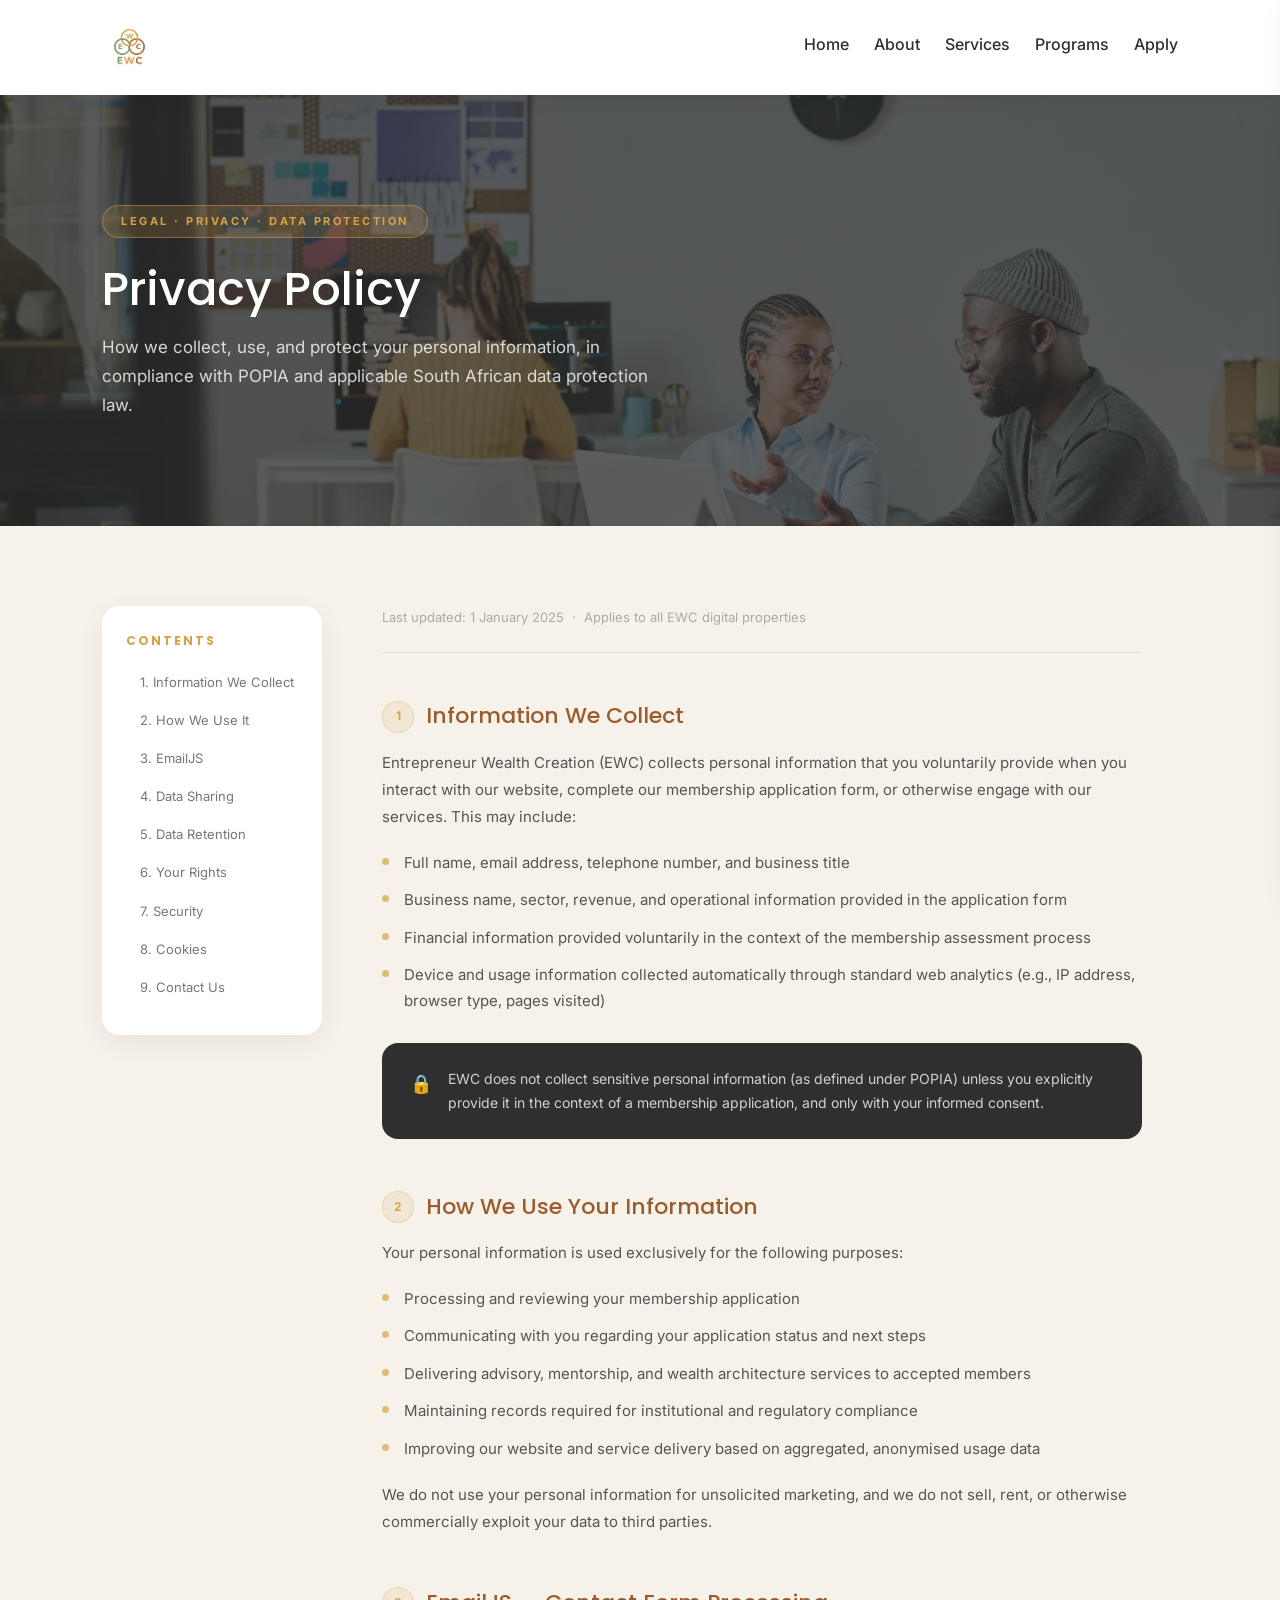
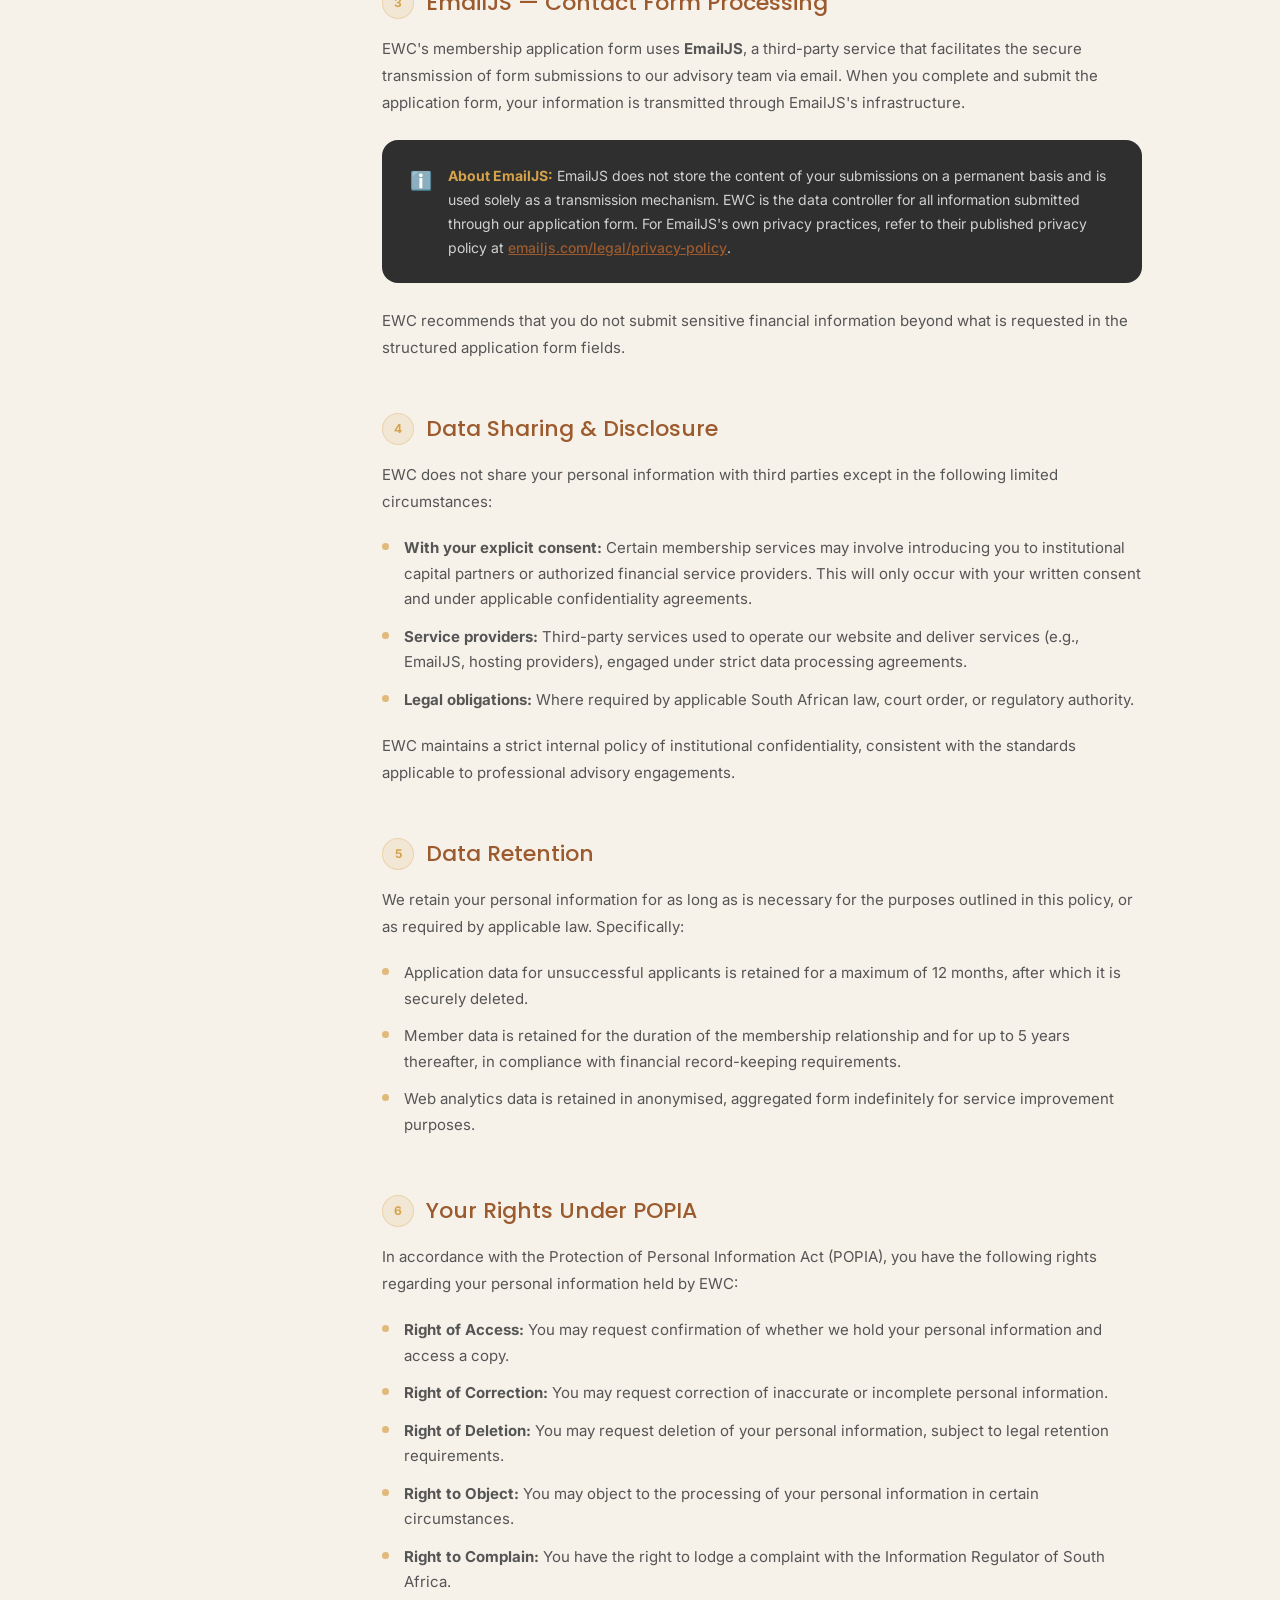
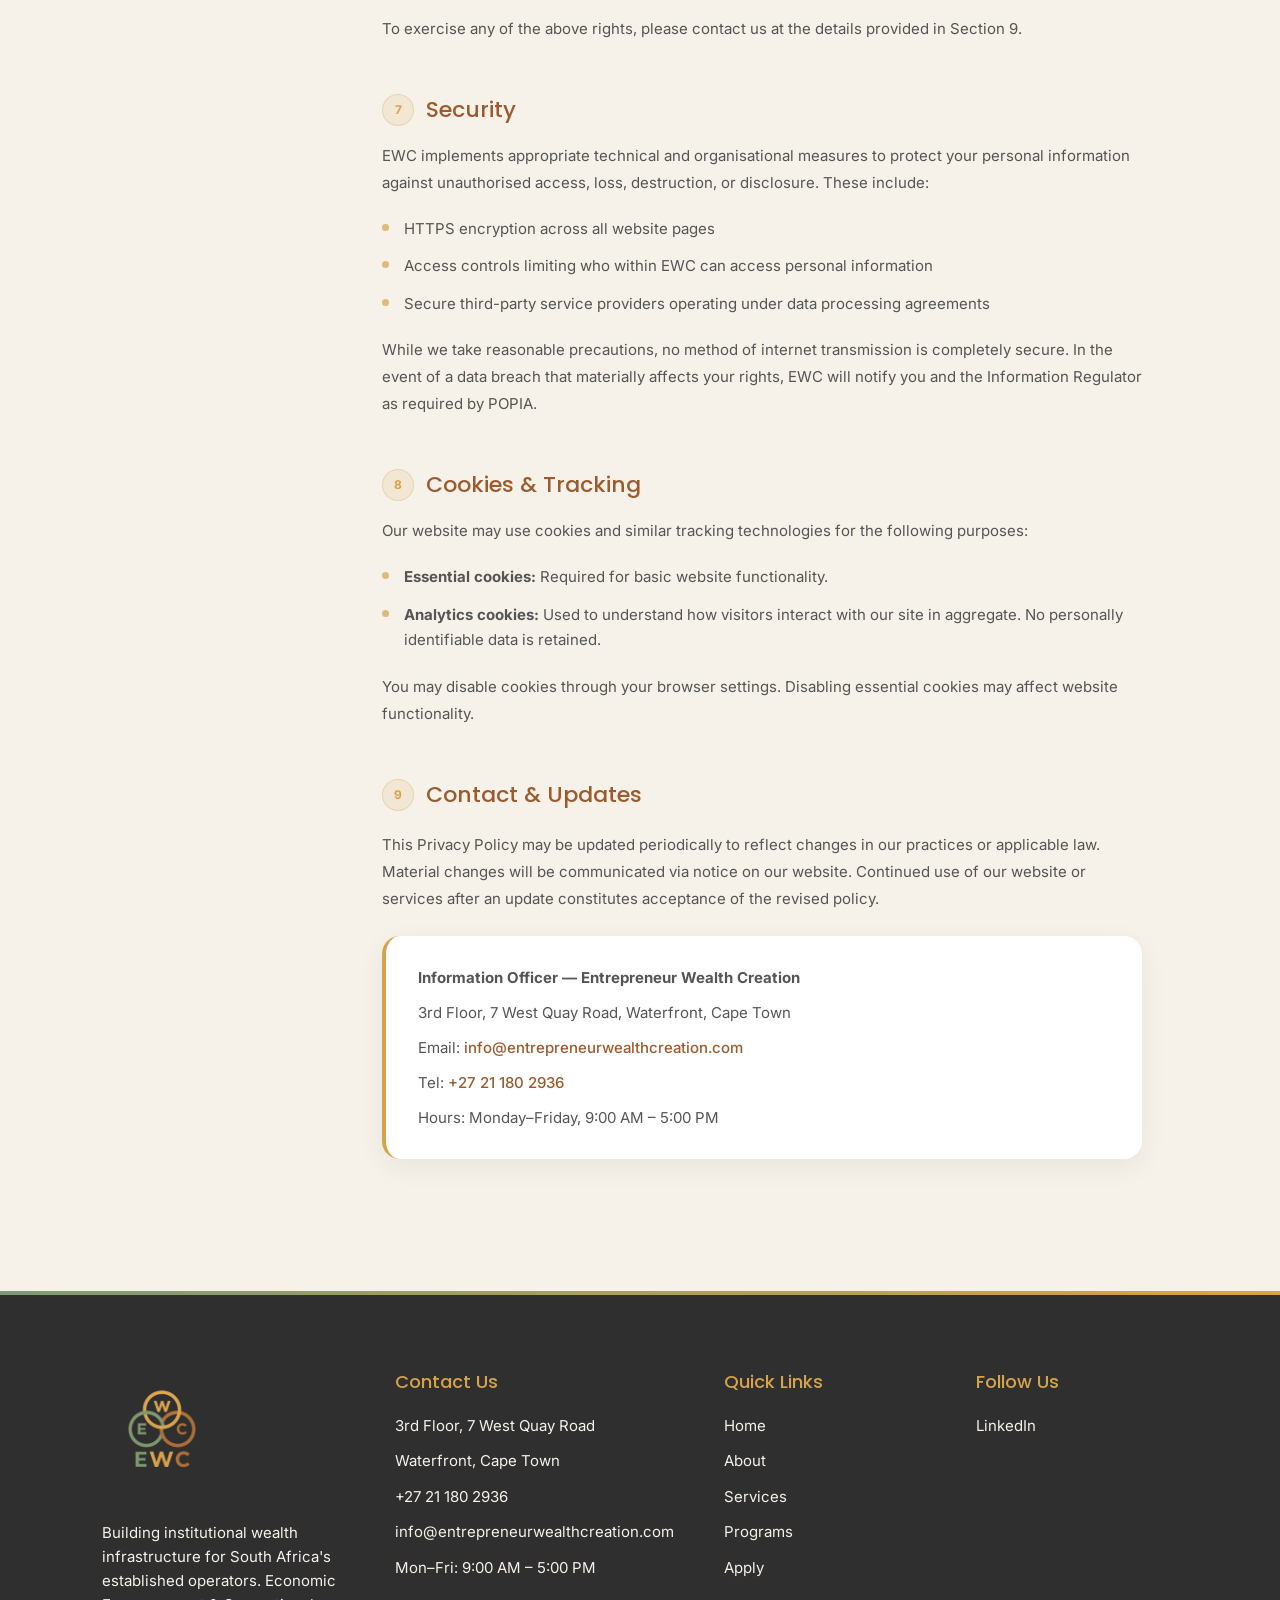
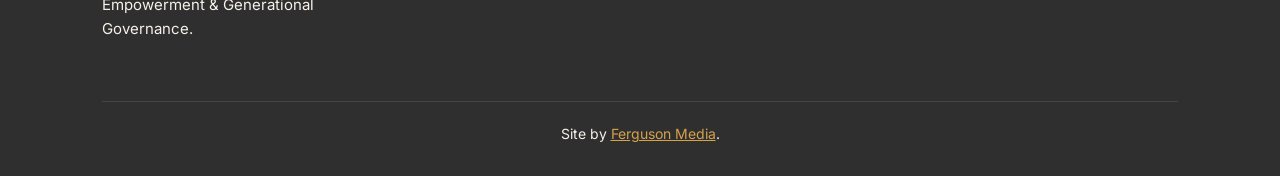
<file: privacy-policy.html>
<!DOCTYPE html>
<html lang="en">
<head>
<!-- Google tag (gtag.js) -->
<script async src="https://www.googletagmanager.com/gtag/js?id=G-ZHSDEDEH4M"></script>
<script>
  window.dataLayer = window.dataLayer || [];
  function gtag(){dataLayer.push(arguments);}
  gtag('js', new Date());

  gtag('config', 'G-ZHSDEDEH4M');
</script>
  <meta charset="UTF-8">
  <meta name="viewport" content="width=device-width, initial-scale=1.0">
  <meta name="description" content="EWC Privacy Policy — How Entrepreneur Wealth Creation collects, uses, and protects your personal information in compliance with POPIA and applicable South African data protection law.">
  <meta name="keywords" content="EWC privacy policy, entrepreneur wealth creation data protection, POPIA, personal information, South Africa privacy">
  <title>Entrepreneur Wealth Creation | Privacy Policy</title>
  <link rel="icon" href="assets/images/logo.webp" type="image/webp">
  <link rel="stylesheet" href="https://cdn.jsdelivr.net/npm/bootstrap@5.3.3/dist/css/bootstrap.min.css">
  <link rel="stylesheet" href="assets/css/styles.css">
</head>
<body>

<div class="sidebar-overlay" id="sidebar_overlay"></div>
<div class="sidebar" id="sidebar">
  <div class="sidebar-header">
    <a href="index.html" class="logo-link"><img src="assets/images/logo.webp" alt="EWC Logo" class="header-logo"></a>
    <button class="sidebar-close" id="sidebar_close">✕</button>
  </div>
  <nav class="sidebar-nav">
    <a href="index.html" class="nav-link">Home</a>
    <a href="about.html" class="nav-link">About</a>
    <a href="service.html" class="nav-link">Services</a>
    <a href="programme.html" class="nav-link">Programs</a>
    <a href="contact.html" class="nav-link">Apply</a>
  </nav>
  <div class="sidebar-cta"><p>Selective membership. Established entrepreneurs only.</p><a href="contact.html">Begin Application</a></div>
</div>

<header class="site-header">
  <a href="index.html" class="logo-link"><img src="assets/images/logo.webp" alt="EWC Logo" class="header-logo"></a>
  <nav class="desktop-nav">
    <a href="index.html" class="nav-link">Home</a>
    <a href="about.html" class="nav-link">About</a>
    <a href="service.html" class="nav-link">Services</a>
    <a href="programme.html" class="nav-link">Programs</a>
    <a href="contact.html" class="nav-link">Apply</a>
  </nav>
  <button class="hamburger" id="hamburger" aria-label="Menu"><span></span><span></span><span></span></button>
</header>

<section class="page-hero page-hero--privacy">
  <div class="hero-tag">Legal · Privacy · Data Protection</div>
  <h1 class="hero-title">Privacy Policy</h1>
  <p class="hero-desc">How we collect, use, and protect your personal information, in compliance with POPIA and applicable South African data protection law.</p>
</section>

<section class="privacy-section">
  <div class="privacy-wrapper">

    <nav class="privacy-nav">
      <h4>Contents</h4>
      <a href="#information_we_collect">1. Information We Collect</a>
      <a href="#how_we_use">2. How We Use It</a>
      <a href="#emailjs">3. EmailJS</a>
      <a href="#data_sharing">4. Data Sharing</a>
      <a href="#data_retention">5. Data Retention</a>
      <a href="#your_rights">6. Your Rights</a>
      <a href="#security">7. Security</a>
      <a href="#cookies">8. Cookies</a>
      <a href="#contact">9. Contact Us</a>
    </nav>

    <div class="privacy-content">
      <p class="last-updated">Last updated: 1 January 2025 &nbsp;·&nbsp; Applies to all EWC digital properties</p>

      <div class="privacy-block" id="information_we_collect">
        <h2><span class="block-num">1</span> Information We Collect</h2>
        <p>Entrepreneur Wealth Creation (EWC) collects personal information that you voluntarily provide when you interact with our website, complete our membership application form, or otherwise engage with our services. This may include:</p>
        <ul>
          <li>Full name, email address, telephone number, and business title</li>
          <li>Business name, sector, revenue, and operational information provided in the application form</li>
          <li>Financial information provided voluntarily in the context of the membership assessment process</li>
          <li>Device and usage information collected automatically through standard web analytics (e.g., IP address, browser type, pages visited)</li>
        </ul>
        <div class="highlight-box">
          <span class="icon">🔒</span>
          <p>EWC does not collect sensitive personal information (as defined under POPIA) unless you explicitly provide it in the context of a membership application, and only with your informed consent.</p>
        </div>
      </div>

      <div class="privacy-block" id="how_we_use">
        <h2><span class="block-num">2</span> How We Use Your Information</h2>
        <p>Your personal information is used exclusively for the following purposes:</p>
        <ul>
          <li>Processing and reviewing your membership application</li>
          <li>Communicating with you regarding your application status and next steps</li>
          <li>Delivering advisory, mentorship, and wealth architecture services to accepted members</li>
          <li>Maintaining records required for institutional and regulatory compliance</li>
          <li>Improving our website and service delivery based on aggregated, anonymised usage data</li>
        </ul>
        <p>We do not use your personal information for unsolicited marketing, and we do not sell, rent, or otherwise commercially exploit your data to third parties.</p>
      </div>

      <div class="privacy-block" id="emailjs">
        <h2><span class="block-num">3</span> EmailJS — Contact Form Processing</h2>
        <p>EWC's membership application form uses <strong>EmailJS</strong>, a third-party service that facilitates the secure transmission of form submissions to our advisory team via email. When you complete and submit the application form, your information is transmitted through EmailJS's infrastructure.</p>
        <div class="highlight-box">
          <span class="icon">ℹ️</span>
          <p><strong>About EmailJS:</strong> EmailJS does not store the content of your submissions on a permanent basis and is used solely as a transmission mechanism. EWC is the data controller for all information submitted through our application form. For EmailJS's own privacy practices, refer to their published privacy policy at <a href="https://www.emailjs.com/legal/privacy-policy/" target="_blank" rel="noopener" class="privacy-text-link">emailjs.com/legal/privacy-policy</a>.</p>
        </div>
        <p>EWC recommends that you do not submit sensitive financial information beyond what is requested in the structured application form fields.</p>
      </div>

      <div class="privacy-block" id="data_sharing">
        <h2><span class="block-num">4</span> Data Sharing &amp; Disclosure</h2>
        <p>EWC does not share your personal information with third parties except in the following limited circumstances:</p>
        <ul>
          <li><strong>With your explicit consent:</strong> Certain membership services may involve introducing you to institutional capital partners or authorized financial service providers. This will only occur with your written consent and under applicable confidentiality agreements.</li>
          <li><strong>Service providers:</strong> Third-party services used to operate our website and deliver services (e.g., EmailJS, hosting providers), engaged under strict data processing agreements.</li>
          <li><strong>Legal obligations:</strong> Where required by applicable South African law, court order, or regulatory authority.</li>
        </ul>
        <p>EWC maintains a strict internal policy of institutional confidentiality, consistent with the standards applicable to professional advisory engagements.</p>
      </div>

      <div class="privacy-block" id="data_retention">
        <h2><span class="block-num">5</span> Data Retention</h2>
        <p>We retain your personal information for as long as is necessary for the purposes outlined in this policy, or as required by applicable law. Specifically:</p>
        <ul>
          <li>Application data for unsuccessful applicants is retained for a maximum of 12 months, after which it is securely deleted.</li>
          <li>Member data is retained for the duration of the membership relationship and for up to 5 years thereafter, in compliance with financial record-keeping requirements.</li>
          <li>Web analytics data is retained in anonymised, aggregated form indefinitely for service improvement purposes.</li>
        </ul>
      </div>

      <div class="privacy-block" id="your_rights">
        <h2><span class="block-num">6</span> Your Rights Under POPIA</h2>
        <p>In accordance with the Protection of Personal Information Act (POPIA), you have the following rights regarding your personal information held by EWC:</p>
        <ul>
          <li><strong>Right of Access:</strong> You may request confirmation of whether we hold your personal information and access a copy.</li>
          <li><strong>Right of Correction:</strong> You may request correction of inaccurate or incomplete personal information.</li>
          <li><strong>Right of Deletion:</strong> You may request deletion of your personal information, subject to legal retention requirements.</li>
          <li><strong>Right to Object:</strong> You may object to the processing of your personal information in certain circumstances.</li>
          <li><strong>Right to Complain:</strong> You have the right to lodge a complaint with the Information Regulator of South Africa.</li>
        </ul>
        <p>To exercise any of the above rights, please contact us at the details provided in Section 9.</p>
      </div>

      <div class="privacy-block" id="security">
        <h2><span class="block-num">7</span> Security</h2>
        <p>EWC implements appropriate technical and organisational measures to protect your personal information against unauthorised access, loss, destruction, or disclosure. These include:</p>
        <ul>
          <li>HTTPS encryption across all website pages</li>
          <li>Access controls limiting who within EWC can access personal information</li>
          <li>Secure third-party service providers operating under data processing agreements</li>
        </ul>
        <p>While we take reasonable precautions, no method of internet transmission is completely secure. In the event of a data breach that materially affects your rights, EWC will notify you and the Information Regulator as required by POPIA.</p>
      </div>

      <div class="privacy-block" id="cookies">
        <h2><span class="block-num">8</span> Cookies &amp; Tracking</h2>
        <p>Our website may use cookies and similar tracking technologies for the following purposes:</p>
        <ul>
          <li><strong>Essential cookies:</strong> Required for basic website functionality.</li>
          <li><strong>Analytics cookies:</strong> Used to understand how visitors interact with our site in aggregate. No personally identifiable data is retained.</li>
        </ul>
        <p>You may disable cookies through your browser settings. Disabling essential cookies may affect website functionality.</p>
      </div>

      <div class="privacy-block" id="contact">
        <h2><span class="block-num">9</span> Contact &amp; Updates</h2>
        <p class="privacy-update-note">This Privacy Policy may be updated periodically to reflect changes in our practices or applicable law. Material changes will be communicated via notice on our website. Continued use of our website or services after an update constitutes acceptance of the revised policy.</p>
        <div class="contact-card">
          <p><strong>Information Officer — Entrepreneur Wealth Creation</strong></p>
          <p>3rd Floor, 7 West Quay Road, Waterfront, Cape Town</p>
          <p>Email: <a href="mailto:info@entrepreneurwealthcreation.com">info@entrepreneurwealthcreation.com</a></p>
          <p>Tel: <a href="tel:+27211802936">+27 21 180 2936</a></p>
          <p>Hours: Monday–Friday, 9:00 AM – 5:00 PM</p>
        </div>
      </div>

    </div>
  </div>
</section>

<footer class="site-footer">
  <div class="footer-container">
    <div class="footer-logo footer-col">
      <a href="index.html" class="logo-link"><img src="assets/images/logo.webp" alt="Entrepreneur Wealth Creation Logo" class="footer-logo-img"></a>
      <p>Building institutional wealth infrastructure for South Africa's established operators. Economic Empowerment &amp; Generational Governance.</p>
    </div>
    <div class="footer-col">
      <h3>Contact Us</h3>
      <p>3rd Floor, 7 West Quay Road</p>
      <p>Waterfront, Cape Town</p>
      <p>+27 21 180 2936</p>
      <p>info@entrepreneurwealthcreation.com</p>
      <p>Mon–Fri: 9:00 AM – 5:00 PM</p>
    </div>
    <div class="footer-col">
      <h3>Quick Links</h3>
      <a href="index.html">Home</a>
      <a href="about.html">About</a>
      <a href="service.html">Services</a>
      <a href="programme.html">Programs</a>
      <a href="contact.html">Apply</a>
    </div>
    <div class="footer-col">
      <h3>Follow Us</h3>
      <a href="https://www.linkedin.com/company/112069007/admin/dashboard/">LinkedIn</a>
    </div>
  </div>
  <div class="footer-bottom">
    Site by <a href="https://fergusonmedia.co.za" target="_blank" rel="noopener noreferrer">Ferguson Media</a>.
  </div>
</footer>

<script src="assets/js/main.js"></script>
</body>
</html>
</file>
<file: assets/css/styles.css>
@import url('https://fonts.googleapis.com/css2?family=Poppins:wght@500;600;700&family=Inter:wght@400;500&display=swap');

/* ── VARIABLES ── */
:root {
  --green: #7E9B75;
  --gold: #D6A24A;
  --brown: #9C5B2E;
  --cream: #F6F1E9;
  --dark: #2F2F2F;
  --white: #ffffff;
}

/* ── RESET ── */
*, *::before, *::after {
  margin: 0;
  padding: 0;
  box-sizing: border-box;
  scroll-behavior: smooth;
}

body {
  font-family: 'Inter', sans-serif;
  background: var(--cream);
  color: var(--dark);
  line-height: 1.7;
  overflow-x: hidden;
}

/* ── SITE HEADER ── */
.site-header {
  background: var(--white);
  padding: 20px 8%;
  display: flex;
  justify-content: space-between;
  align-items: center;
  position: sticky;
  top: 0;
  z-index: 200;
  box-shadow: 0 2px 20px rgba(0,0,0,0.06);
}

.logo-link {
  display: inline-block;
  line-height: 0;
}

.site-header .header-logo {
  height: 55px;
}

.desktop-nav {
  display: flex;
  align-items: center;
}

.desktop-nav .nav-link {
  margin-left: 25px;
  text-decoration: none;
  color: var(--dark);
  font-weight: 500;
  position: relative;
  padding-bottom: 5px;
  transition: color 0.3s ease;
}

.desktop-nav .nav-link::after {
  content: "";
  position: absolute;
  left: 0;
  bottom: 0;
  width: 0%;
  height: 2px;
  background: var(--gold);
  transition: width 0.3s ease;
}

.desktop-nav .nav-link:hover {
  color: var(--gold);
}

.desktop-nav .nav-link:hover::after {
  width: 100%;
}

.desktop-nav .nav-link.active {
  color: var(--gold);
  font-weight: 600;
}

.desktop-nav .nav-link.active::after {
  width: 100%;
}

/* ── HAMBURGER ── */
.hamburger {
  display: none;
  flex-direction: column;
  justify-content: center;
  gap: 5px;
  cursor: pointer;
  padding: 4px;
  z-index: 301;
  background: none;
  border: none;
}

.hamburger span {
  display: block;
  width: 24px;
  height: 2px;
  background: var(--dark);
  border-radius: 2px;
  transition: transform 0.35s ease, opacity 0.35s ease;
  transform-origin: center;
}

.hamburger.open span:nth-child(1) {
  transform: translateY(7px) rotate(45deg);
}

.hamburger.open span:nth-child(2) {
  opacity: 0;
  transform: scaleX(0);
}

.hamburger.open span:nth-child(3) {
  transform: translateY(-7px) rotate(-45deg);
}

/* ── SIDEBAR ── */
.sidebar-overlay {
  position: fixed;
  inset: 0;
  background: rgba(47,47,47,0.55);
  backdrop-filter: blur(4px);
  z-index: 299;
  opacity: 0;
  pointer-events: none;
  transition: opacity 0.35s ease;
}

.sidebar-overlay.active {
  opacity: 1;
  pointer-events: all;
}

.sidebar {
  position: fixed;
  top: 0;
  right: -340px;
  width: 300px;
  height: 100vh;
  background: var(--dark);
  z-index: 300;
  display: flex;
  flex-direction: column;
  transition: right 0.4s cubic-bezier(0.4,0,0.2,1);
  box-shadow: -10px 0 40px rgba(0,0,0,0.25);
}

.sidebar.open {
  right: 0;
}

.sidebar-header {
  padding: 28px 30px 24px;
  border-bottom: 1px solid rgba(255,255,255,0.08);
  display: flex;
  align-items: center;
  justify-content: space-between;
}

.sidebar-header .header-logo {
  height: 40px;
  filter: brightness(0) invert(1);
  opacity: 0.85;
}

.sidebar-close {
  background: none;
  border: none;
  cursor: pointer;
  color: rgba(255,255,255,0.5);
  font-size: 22px;
  line-height: 1;
  transition: color 0.2s ease;
}

.sidebar-close:hover {
  color: var(--gold);
}

.sidebar-nav {
  padding: 30px 0;
  flex: 1;
}

.sidebar-nav .nav-link {
  display: flex;
  align-items: center;
  padding: 14px 30px;
  text-decoration: none;
  color: rgba(255,255,255,0.7);
  font-size: 16px;
  font-weight: 500;
  border-left: 3px solid transparent;
  transition: color 0.25s ease, background 0.25s ease, border-left-color 0.25s ease;
}

.sidebar-nav .nav-link:hover,
.sidebar-nav .nav-link.active {
  color: var(--gold);
  background: rgba(214,162,74,0.06);
  border-left-color: var(--gold);
}

.sidebar-cta {
  padding: 24px 30px 36px;
  border-top: 1px solid rgba(255,255,255,0.08);
}

.sidebar-cta p {
  color: rgba(255,255,255,0.45);
  font-size: 13px;
  margin-bottom: 14px;
}

.sidebar-cta a {
  display: block;
  text-align: center;
  background: var(--gold);
  color: var(--dark);
  padding: 13px 20px;
  border-radius: 30px;
  font-weight: 700;
  text-decoration: none;
  font-size: 14px;
  transition: background 0.3s ease, color 0.3s ease;
}

.sidebar-cta a:hover {
  background: var(--brown);
  color: #fff;
}

/* ── SITE FOOTER ── */
.site-footer {
  background: var(--dark);
  color: var(--cream);
  padding: 80px 8% 30px;
  position: relative;
  overflow: hidden;
}

.site-footer::before {
  content: "";
  position: absolute;
  top: 0;
  left: 0;
  height: 4px;
  width: 100%;
  background: linear-gradient(90deg, var(--green), var(--gold), var(--brown));
  background-size: 200% 200%;
  animation: gradient-move 6s linear infinite;
}

@keyframes gradient-move {
  0% { background-position: 0% 50%; }
  100% { background-position: 100% 50%; }
}

.footer-container {
  display: grid;
  grid-template-columns: 1.2fr 1fr 1fr 1fr;
  gap: 50px;
}

.footer-col h3 {
  font-family: 'Poppins', sans-serif;
  margin-bottom: 20px;
  font-size: 18px;
  color: var(--gold);
}

.footer-col p,
.footer-col a {
  font-size: 15px;
  color: var(--cream);
  text-decoration: none;
  margin-bottom: 10px;
  display: block;
  transition: color 0.3s ease, transform 0.3s ease;
}

.footer-col a:hover {
  color: var(--gold);
  transform: translateX(5px);
}

.footer-logo .footer-logo-img {
  width: 120px;
  margin-bottom: 20px;
}

.footer-logo p {
  max-width: 260px;
  line-height: 1.6;
}

.footer-bottom {
  border-top: 1px solid rgba(255,255,255,0.1);
  margin-top: 50px;
  padding-top: 20px;
  text-align: center;
  font-size: 14px;
  color: var(--cream);
}

.footer-bottom a {
  display: inline;
  color: var(--gold);
  text-decoration: underline;
}

.site-footer--fade {
  opacity: 0;
  transform: translateY(40px);
  animation: footer-fade 1.2s ease forwards;
}

@keyframes footer-fade {
  to { opacity: 1; transform: translateY(0); }
}

/* ── SHARED TYPOGRAPHY ── */
.section-label {
  font-size: 11px;
  letter-spacing: 3px;
  text-transform: uppercase;
  color: var(--gold);
  font-weight: 700;
  margin-bottom: 12px;
}

.section-title {
  font-family: 'Poppins', sans-serif;
  font-size: 36px;
  color: var(--brown);
  margin-bottom: 18px;
}

/* ── SHARED BUTTONS ── */
.btn-gold {
  background: var(--gold);
  color: var(--dark);
  padding: 15px 36px;
  border-radius: 30px;
  font-weight: 700;
  font-size: 15px;
  text-decoration: none;
  transition: background 0.3s ease, transform 0.3s ease;
  border: none;
  cursor: pointer;
  font-family: 'Inter', sans-serif;
  display: inline-block;
}

.btn-gold:hover {
  background: #c49040;
  transform: translateY(-2px);
}

.btn-outline {
  background: transparent;
  color: #fff;
  border: 2px solid rgba(255,255,255,0.35);
  padding: 15px 36px;
  border-radius: 30px;
  font-weight: 600;
  font-size: 15px;
  text-decoration: none;
  transition: border-color 0.3s ease, color 0.3s ease;
}

.btn-outline:hover {
  border-color: var(--gold);
  color: var(--gold);
}

.btn-dark {
  display: inline-block;
  background: var(--dark);
  color: #fff;
  padding: 15px 36px;
  border-radius: 30px;
  font-weight: 700;
  font-size: 15px;
  text-decoration: none;
  transition: background 0.3s ease;
  border: none;
  cursor: pointer;
}

.btn-dark:hover {
  background: var(--brown);
}

.btn-green {
  display: inline-block;
  background: var(--green);
  color: #fff;
  padding: 15px 36px;
  border-radius: 30px;
  font-weight: 700;
  font-size: 15px;
  text-decoration: none;
  transition: background 0.3s ease;
}

.btn-green:hover {
  background: #6b8862;
}

/* ── PAGE HERO ── */
.page-hero {
  color: #fff;
  padding: 130px 8%;
}

.page-hero .hero-tag {
  display: inline-block;
  background: rgba(214,162,74,0.18);
  border: 1px solid rgba(214,162,74,0.45);
  color: var(--gold);
  font-size: 11px;
  font-weight: 700;
  letter-spacing: 2.5px;
  text-transform: uppercase;
  padding: 6px 18px;
  border-radius: 30px;
  margin-bottom: 24px;
}

.page-hero .hero-title {
  font-family: 'Poppins', sans-serif;
  font-size: 46px;
  max-width: 700px;
  line-height: 1.2;
  margin-bottom: 16px;
}

.page-hero .hero-desc {
  max-width: 580px;
  opacity: 0.8;
  font-size: 17px;
}

/* ── INDEX: HERO ── */
.hero-section {
  background: linear-gradient(rgba(47,47,47,0.68), rgba(47,47,47,0.68)), url("../images/hero.webp") center/cover no-repeat;
  color: #fff;
  padding: 130px 8%;
}

.hero-eyebrow {
  display: inline-block;
  background: rgba(214,162,74,0.18);
  border: 1px solid rgba(214,162,74,0.45);
  color: var(--gold);
  font-size: 11px;
  font-weight: 700;
  letter-spacing: 2.5px;
  text-transform: uppercase;
  padding: 6px 18px;
  border-radius: 30px;
  margin-bottom: 28px;
}

.hero-section .hero-title {
  font-family: 'Poppins', sans-serif;
  font-size: 52px;
  max-width: 700px;
  line-height: 1.15;
  margin-bottom: 20px;
}

.hero-section .hero-title em {
  font-style: normal;
  color: var(--gold);
}

.hero-section .hero-desc {
  max-width: 530px;
  opacity: 0.8;
  font-size: 17px;
  margin-bottom: 12px;
}

.hero-psych-line {
  font-family: 'Poppins', sans-serif;
  font-size: 15px;
  color: var(--gold);
  font-weight: 600;
  letter-spacing: 0.5px;
  margin-bottom: 36px;
}

.hero-actions {
  display: flex;
  gap: 16px;
  flex-wrap: wrap;
}

/* ── INDEX: STAT BAR ── */
.stat-bar {
  background: var(--dark);
  display: grid;
  grid-template-columns: repeat(4, 1fr);
}

.stat-item {
  padding: 34px 5%;
  border-right: 1px solid rgba(255,255,255,0.07);
  text-align: center;
}

.stat-item:last-child {
  border-right: none;
}

.stat-item .stat-num {
  font-family: 'Poppins', sans-serif;
  font-size: 32px;
  font-weight: 700;
  color: var(--gold);
  line-height: 1;
}

.stat-item .stat-label {
  font-size: 12px;
  color: rgba(255,255,255,0.5);
  margin-top: 6px;
}

/* ── INDEX: CROSSROAD ── */
.crossroad-section {
  padding: 90px 8%;
  background: var(--white);
}

.crossroad-section .section-intro {
  font-size: 17px;
  color: #666;
  max-width: 640px;
  margin-bottom: 50px;
}

.trap-grid {
  display: grid;
  grid-template-columns: repeat(2, 1fr);
  gap: 20px;
  margin-bottom: 24px;
}

.trap-item {
  background: var(--cream);
  border-radius: 18px;
  padding: 28px;
  border-left: 4px solid var(--brown);
}

.trap-item h4 {
  font-family: 'Poppins', sans-serif;
  font-size: 15px;
  color: var(--dark);
  margin-bottom: 7px;
  display: flex;
  align-items: center;
  gap: 10px;
  flex-wrap: wrap;
}

.trap-item h4 .badge {
  font-size: 10px;
  font-weight: 700;
  letter-spacing: 1.5px;
  text-transform: uppercase;
  background: rgba(156,91,46,0.1);
  color: var(--brown);
  padding: 2px 10px;
  border-radius: 20px;
}

.trap-item p {
  font-size: 14px;
  color: #777;
}

.trap-consequence {
  background: var(--dark);
  border-radius: 18px;
  padding: 28px 32px;
  display: flex;
  gap: 18px;
  align-items: flex-start;
}

.trap-consequence img {
  width: 24px;
  height: 24px;
  flex-shrink: 0;
  margin-top: 3px;
}

.trap-consequence p {
  color: rgba(255,255,255,0.7);
  font-size: 16px;
}

.trap-consequence strong {
  color: var(--gold);
}

/* ── INDEX/ABOUT: PSYCHOLOGY ── */
.psychology-section {
  padding: 90px 8%;
}

.psych-header {
  margin-bottom: 44px;
}

.psych-compare {
  display: grid;
  grid-template-columns: 1fr auto 1fr;
  gap: 28px;
  align-items: center;
}

.psych-col {
  border-radius: 24px;
  padding: 44px 36px;
}

.psych-col.status {
  background: #f5f2ed;
}

.psych-col.vision {
  background: var(--dark);
}

.psych-col h3 {
  font-family: 'Poppins', sans-serif;
  font-size: 18px;
  margin-bottom: 24px;
}

.psych-col.status h3 {
  color: #aaa;
}

.psych-col.vision h3 {
  color: var(--gold);
}

.psych-item {
  display: flex;
  gap: 14px;
  margin-bottom: 18px;
  align-items: flex-start;
}

.psych-item img {
  width: 18px;
  height: 18px;
  margin-top: 3px;
  flex-shrink: 0;
}

.psych-col.status .psych-item p {
  color: #888;
  font-size: 15px;
}

.psych-col.vision .psych-item p {
  color: rgba(255,255,255,0.72);
  font-size: 15px;
}

.psych-vs {
  font-family: 'Poppins', sans-serif;
  font-size: 26px;
  font-weight: 700;
  color: var(--gold);
  text-align: center;
}

.shift-banner {
  background: var(--gold);
  padding: 28px 8%;
  text-align: center;
  font-family: 'Poppins', sans-serif;
  font-size: 20px;
  font-weight: 700;
  color: var(--dark);
}

/* ── INDEX: PILLARS ── */
.pillars-section {
  background: var(--dark);
  padding: 90px 8%;
}

.pillars-section .section-title {
  color: #fff;
  margin-bottom: 14px;
}

.pillars-section .section-sub {
  color: rgba(255,255,255,0.5);
  font-size: 16px;
  max-width: 600px;
  margin-bottom: 54px;
}

.pillars-grid {
  display: grid;
  grid-template-columns: repeat(3, 1fr);
  gap: 24px;
}

.pillar {
  background: rgba(255,255,255,0.05);
  border: 1px solid rgba(255,255,255,0.08);
  border-radius: 24px;
  padding: 42px 32px;
  position: relative;
  overflow: hidden;
  transition: background 0.35s ease, transform 0.35s ease;
}

.pillar::before {
  content: "";
  position: absolute;
  top: 0;
  left: 0;
  right: 0;
  height: 3px;
  border-radius: 24px 24px 0 0;
}

.pillar:nth-child(1)::before { background: var(--green); }
.pillar:nth-child(2)::before { background: var(--gold); }
.pillar:nth-child(3)::before { background: var(--brown); }

.pillar:hover {
  background: rgba(255,255,255,0.08);
  transform: translateY(-6px);
}

.pillar .p-num {
  font-family: 'Poppins', sans-serif;
  font-size: 52px;
  font-weight: 700;
  color: rgba(255,255,255,0.05);
  line-height: 1;
  margin-bottom: 18px;
}

.pillar h3 {
  font-family: 'Poppins', sans-serif;
  font-size: 19px;
  color: #fff;
  margin-bottom: 12px;
}

.pillar p {
  font-size: 15px;
  color: rgba(255,255,255,0.6);
  margin-bottom: 22px;
}

.pillar a {
  color: var(--gold);
  font-size: 14px;
  font-weight: 600;
  text-decoration: none;
  transition: color 0.2s ease;
}

.pillar a:hover {
  color: #c49040;
}

/* ── INDEX: CAPITAL BAND ── */
.capital-band {
  background: linear-gradient(135deg, var(--brown) 0%, #1a1a1a 100%);
  padding: 80px 8%;
  text-align: center;
  position: relative;
  overflow: hidden;
}

.capital-band::before {
  content: "";
  position: absolute;
  inset: 0;
  background: radial-gradient(ellipse at 50% 50%, rgba(214,162,74,0.15) 0%, transparent 65%);
}

.capital-band .big-fig {
  font-family: 'Poppins', sans-serif;
  font-size: 70px;
  font-weight: 700;
  color: var(--gold);
  line-height: 1;
  position: relative;
}

.capital-band h3 {
  font-family: 'Poppins', sans-serif;
  font-size: 22px;
  color: #fff;
  margin: 14px 0 10px;
  position: relative;
}

.capital-band .band-desc {
  color: rgba(255,255,255,0.55);
  max-width: 500px;
  margin: 0 auto;
  font-size: 16px;
  position: relative;
}

.capital-band .not-broker {
  font-family: 'Poppins', sans-serif;
  font-size: 13px;
  font-weight: 700;
  letter-spacing: 1px;
  text-transform: uppercase;
  color: var(--gold);
  border: 1px solid rgba(214,162,74,0.4);
  display: inline-block;
  padding: 5px 16px;
  border-radius: 20px;
  margin-bottom: 12px;
  position: relative;
}

.capital-two-col {
  display: grid;
  grid-template-columns: 1fr 1fr;
  gap: 24px;
  max-width: 800px;
  margin: 44px auto 0;
  text-align: left;
  position: relative;
}

.cap-item {
  background: rgba(255,255,255,0.07);
  border-radius: 16px;
  padding: 26px 28px;
  border: 1px solid rgba(255,255,255,0.08);
}

.cap-item strong {
  color: var(--gold);
  display: block;
  margin-bottom: 8px;
  font-family: 'Poppins', sans-serif;
  font-size: 15px;
}

.cap-item p {
  color: rgba(255,255,255,0.6);
  font-size: 14px;
}

/* ── INDEX: NETWORK ── */
.network-section {
  padding: 90px 8%;
  background: var(--white);
}

.network-section .section-intro {
  font-size: 17px;
  color: #666;
  max-width: 640px;
  margin-bottom: 50px;
}

.network-grid {
  display: grid;
  grid-template-columns: repeat(3, 1fr);
  gap: 24px;
  margin-bottom: 40px;
}

.network-item {
  background: var(--cream);
  border-radius: 20px;
  padding: 36px 28px;
  text-align: center;
  border: 1px solid rgba(214,162,74,0.15);
  transition: border-color 0.3s ease, transform 0.3s ease;
}

.network-item:hover {
  border-color: var(--gold);
  transform: translateY(-4px);
}

.network-icon {
  width: 56px;
  height: 56px;
  background: var(--dark);
  border-radius: 50%;
  display: flex;
  align-items: center;
  justify-content: center;
  margin: 0 auto 18px;
}

.network-icon img {
  width: 28px;
  height: 28px;
  filter: invert(1);
}

.network-item h4 {
  font-family: 'Poppins', sans-serif;
  font-size: 16px;
  color: var(--dark);
  margin-bottom: 10px;
}

.network-item p {
  font-size: 14px;
  color: #777;
  line-height: 1.6;
}

.network-disclaimer {
  background: var(--dark);
  border-radius: 16px;
  padding: 22px 28px;
  display: flex;
  gap: 16px;
  align-items: flex-start;
}

.network-disclaimer img {
  width: 20px;
  height: 20px;
  flex-shrink: 0;
  margin-top: 3px;
}

.network-disclaimer p {
  color: rgba(255,255,255,0.6);
  font-size: 14px;
}

.network-disclaimer strong {
  color: var(--gold);
}

/* ── INDEX: OUTCOMES ── */
.outcomes-section {
  padding: 90px 8%;
  background: var(--dark);
}

.outcomes-section .section-title {
  color: #fff;
}

.outcomes-section .section-intro {
  color: rgba(255,255,255,0.55);
  font-size: 17px;
  max-width: 640px;
  margin-bottom: 50px;
}

.outcomes-grid {
  display: grid;
  grid-template-columns: repeat(3, 1fr);
  gap: 24px;
}

.outcome-card {
  background: rgba(255,255,255,0.05);
  border: 1px solid rgba(255,255,255,0.08);
  border-radius: 24px;
  padding: 40px 32px;
  position: relative;
  overflow: hidden;
}

.outcome-card::before {
  content: "";
  position: absolute;
  top: 0;
  left: 0;
  right: 0;
  height: 3px;
}

.outcome-card:nth-child(1)::before { background: var(--green); }
.outcome-card:nth-child(2)::before { background: var(--gold); }
.outcome-card:nth-child(3)::before { background: var(--brown); }

.outcome-sector {
  display: inline-block;
  font-size: 10px;
  font-weight: 700;
  letter-spacing: 2px;
  text-transform: uppercase;
  background: rgba(214,162,74,0.12);
  color: var(--gold);
  padding: 4px 14px;
  border-radius: 20px;
  margin-bottom: 20px;
}

.outcome-card h4 {
  font-family: 'Poppins', sans-serif;
  font-size: 18px;
  color: #fff;
  margin-bottom: 14px;
}

.outcome-stat {
  font-family: 'Poppins', sans-serif;
  font-size: 30px;
  font-weight: 700;
  color: var(--gold);
  margin-bottom: 8px;
  line-height: 1.1;
}

.outcome-card p {
  font-size: 14px;
  color: rgba(255,255,255,0.55);
  margin-bottom: 20px;
  line-height: 1.65;
}

.outcome-tag {
  font-size: 11px;
  font-weight: 700;
  letter-spacing: 1.5px;
  text-transform: uppercase;
  color: rgba(255,255,255,0.3);
}

.outcome-note {
  text-align: center;
  margin-top: 30px;
  font-size: 13px;
  color: rgba(255,255,255,0.3);
  font-style: italic;
}

/* ── INDEX/PROGRAMME: TIERS ── */
.tiers-section {
  padding: 90px 8%;
  background: var(--white);
}

.tiers-section .section-sub {
  font-size: 16px;
  color: #777;
  max-width: 640px;
  margin-bottom: 50px;
}

.tiers-row {
  display: grid;
  grid-template-columns: repeat(3, 1fr);
  gap: 24px;
}

.tp-card {
  border-radius: 24px;
  padding: 42px 32px;
  position: relative;
  border: 2px solid transparent;
  box-shadow: 0 10px 35px rgba(0,0,0,0.07);
  transition: border-color 0.35s ease, transform 0.35s ease;
  text-align: center;
  background: var(--cream);
}

.tp-card:hover {
  border-color: var(--gold);
  transform: translateY(-6px);
}

.tp-card.featured {
  background: var(--dark);
}

.tp-label {
  display: inline-block;
  font-size: 10px;
  font-weight: 700;
  letter-spacing: 2px;
  text-transform: uppercase;
  padding: 4px 14px;
  border-radius: 20px;
  margin-bottom: 14px;
}

.tp-card:nth-child(1) .tp-label { background: rgba(214,162,74,0.12); color: var(--gold); }
.tp-card:nth-child(2) .tp-label { background: rgba(214,162,74,0.2); color: var(--gold); }
.tp-card:nth-child(3) .tp-label { background: rgba(156,91,46,0.12); color: var(--brown); }

.tp-card h4 {
  font-family: 'Poppins', sans-serif;
  font-size: 20px;
  margin-bottom: 6px;
  color: var(--dark);
}

.tp-card.featured h4 {
  color: #fff;
}

.tp-price {
  font-family: 'Poppins', sans-serif;
  font-size: 34px;
  font-weight: 700;
  color: var(--gold);
  line-height: 1;
}

.tp-price-note {
  font-size: 13px;
  color: #aaa;
  margin: 5px 0 12px;
}

.tp-card.featured .tp-price-note {
  color: rgba(255,255,255,0.35);
}

.tp-focus {
  font-size: 14px;
  font-weight: 600;
  color: var(--brown);
  margin-bottom: 18px;
  display: block;
}

.tp-card.featured .tp-focus {
  color: rgba(255,255,255,0.5);
}

.tp-ideal {
  font-size: 11px;
  font-weight: 700;
  letter-spacing: 1.5px;
  text-transform: uppercase;
  background: rgba(126,155,117,0.12);
  color: var(--green);
  padding: 4px 12px;
  border-radius: 20px;
  display: inline-block;
  margin-bottom: 14px;
}

.tp-card.featured .tp-ideal {
  background: rgba(214,162,74,0.1);
  color: var(--gold);
}

.tp-desc {
  font-size: 14px;
  color: #888;
  line-height: 1.65;
  margin-bottom: 4px;
}

.tp-card.featured .tp-desc {
  color: rgba(255,255,255,0.5);
}

.tp-card a {
  display: inline-block;
  margin-top: 22px;
  text-decoration: none;
  font-size: 14px;
  font-weight: 700;
  padding: 12px 28px;
  border-radius: 30px;
  transition: background 0.3s ease, color 0.3s ease;
  border: 2px solid var(--green);
  color: var(--green);
}

.tp-card a:hover {
  background: var(--green);
  color: #fff;
}

.tp-card.featured a {
  border-color: var(--gold);
  color: var(--gold);
}

.tp-card.featured a:hover {
  background: var(--gold);
  color: var(--dark);
}

.popular-badge {
  position: absolute;
  top: -14px;
  left: 50%;
  transform: translateX(-50%);
  background: var(--gold);
  color: var(--dark);
  font-size: 10px;
  font-weight: 700;
  letter-spacing: 2px;
  text-transform: uppercase;
  padding: 5px 16px;
  border-radius: 20px;
  white-space: nowrap;
}

.all-tiers-note {
  text-align: center;
  margin-top: 34px;
  padding: 18px 28px;
  background: var(--cream);
  border-radius: 14px;
  font-size: 14px;
  color: #777;
  border: 1px solid rgba(214,162,74,0.2);
}

.all-tiers-note strong {
  color: var(--dark);
}

/* ── INDEX/ABOUT: LEGACY ── */
.legacy-section {
  background: linear-gradient(135deg, var(--brown), var(--dark));
  padding: 90px 8%;
}

.legacy-section .section-title {
  color: #fff;
}

.legacy-section .section-intro {
  color: rgba(255,255,255,0.6);
  font-size: 17px;
  max-width: 620px;
  margin-bottom: 50px;
}

.legacy-grid {
  display: grid;
  grid-template-columns: repeat(2, 1fr);
  gap: 22px;
}

.legacy-item {
  background: rgba(255,255,255,0.08);
  border-radius: 18px;
  padding: 30px;
  border: 1px solid rgba(255,255,255,0.1);
  display: flex;
  gap: 18px;
  align-items: flex-start;
  transition: background 0.3s ease;
}

.legacy-item:hover {
  background: rgba(255,255,255,0.12);
}

.legacy-item img {
  width: 28px;
  height: 28px;
  flex-shrink: 0;
  margin-top: 2px;
}

.legacy-item h4 {
  font-family: 'Poppins', sans-serif;
  color: var(--gold);
  margin-bottom: 6px;
  font-size: 16px;
}

.legacy-item p {
  color: rgba(255,255,255,0.6);
  font-size: 15px;
}

/* ── INDEX: MANIFESTO ── */
.manifesto-section {
  background: var(--cream);
  padding: 90px 8%;
  text-align: center;
}

.values-row {
  display: flex;
  flex-wrap: wrap;
  justify-content: center;
  gap: 10px;
  margin-bottom: 38px;
}

.value-pill {
  background: rgba(214,162,74,0.1);
  border: 1px solid rgba(214,162,74,0.25);
  color: var(--brown);
  font-size: 11px;
  font-weight: 700;
  letter-spacing: 2px;
  text-transform: uppercase;
  padding: 6px 16px;
  border-radius: 30px;
}

.manifesto-quote {
  font-family: 'Poppins', sans-serif;
  font-size: 30px;
  font-weight: 700;
  color: var(--dark);
  max-width: 780px;
  margin: 0 auto 14px;
  line-height: 1.35;
}

.manifesto-quote em {
  font-style: normal;
  color: var(--gold);
}

.manifesto-sub {
  font-size: 16px;
  color: #888;
  margin-bottom: 40px;
}

.manifesto-actions {
  display: flex;
  gap: 16px;
  justify-content: center;
  flex-wrap: wrap;
}

/* ── INDEX: AUDIT MODAL ── */
.audit-modal-bg {
  position: fixed;
  inset: 0;
  z-index: 400;
  background: rgba(20,18,15,0.88);
  backdrop-filter: blur(6px);
  display: flex;
  align-items: center;
  justify-content: center;
  padding: 20px;
  opacity: 0;
  pointer-events: none;
  transition: opacity 0.35s ease;
}

.audit-modal-bg.open {
  opacity: 1;
  pointer-events: all;
}

.audit-modal {
  background: var(--dark);
  border: 1px solid rgba(255,255,255,0.09);
  border-radius: 28px;
  width: 100%;
  max-width: 660px;
  max-height: 90vh;
  overflow-y: auto;
  padding: 52px 48px 44px;
  position: relative;
  transform: translateY(24px);
  transition: transform 0.4s cubic-bezier(0.4,0,0.2,1);
  scrollbar-width: thin;
  scrollbar-color: rgba(214,162,74,0.3) transparent;
}

.audit-modal-bg.open .audit-modal {
  transform: translateY(0);
}

.modal-close {
  position: absolute;
  top: 20px;
  right: 24px;
  background: none;
  border: none;
  cursor: pointer;
  color: rgba(255,255,255,0.35);
  font-size: 22px;
  line-height: 1;
  transition: color 0.2s ease;
  padding: 4px 8px;
}

.modal-close:hover {
  color: var(--gold);
}

.modal-eyebrow {
  font-size: 10px;
  font-weight: 700;
  letter-spacing: 3px;
  text-transform: uppercase;
  color: rgba(214,162,74,0.6);
  margin-bottom: 10px;
}

.modal-title {
  font-family: 'Poppins', sans-serif;
  font-size: 22px;
  color: #fff;
  margin-bottom: 6px;
}

.modal-sub {
  font-size: 14px;
  color: rgba(255,255,255,0.45);
  margin-bottom: 32px;
  line-height: 1.55;
}

.modal-progress-track {
  background: rgba(255,255,255,0.07);
  border-radius: 6px;
  height: 3px;
  overflow: hidden;
  margin-bottom: 8px;
}

.modal-progress-fill {
  height: 100%;
  background: linear-gradient(90deg, var(--green), var(--gold));
  border-radius: 6px;
  transition: width 0.5s cubic-bezier(0.4,0,0.2,1);
  width: 0%;
}

.modal-progress-meta {
  display: flex;
  justify-content: space-between;
  font-size: 11px;
  color: rgba(255,255,255,0.25);
  letter-spacing: 0.5px;
  margin-bottom: 30px;
}

.modal-q-label {
  font-size: 10px;
  font-weight: 700;
  letter-spacing: 2px;
  text-transform: uppercase;
  color: rgba(214,162,74,0.45);
  margin-bottom: 12px;
}

.modal-q-text {
  font-family: 'Poppins', sans-serif;
  font-size: 17px;
  color: #fff;
  font-weight: 600;
  line-height: 1.45;
  margin-bottom: 26px;
}

.modal-options {
  display: flex;
  flex-direction: column;
  gap: 10px;
  margin-bottom: 28px;
}

.modal-option {
  display: flex;
  align-items: flex-start;
  gap: 14px;
  background: rgba(255,255,255,0.03);
  border: 1px solid rgba(255,255,255,0.07);
  border-radius: 12px;
  padding: 14px 18px;
  cursor: pointer;
  transition: background 0.2s ease, border-color 0.2s ease;
}

.modal-option:hover {
  background: rgba(214,162,74,0.05);
  border-color: rgba(214,162,74,0.2);
}

.modal-option.selected {
  background: rgba(214,162,74,0.09);
  border-color: var(--gold);
}

.modal-option-dot {
  width: 18px;
  height: 18px;
  border-radius: 50%;
  border: 2px solid rgba(255,255,255,0.18);
  flex-shrink: 0;
  margin-top: 2px;
  display: flex;
  align-items: center;
  justify-content: center;
  transition: background 0.2s ease, border-color 0.2s ease;
}

.modal-option.selected .modal-option-dot {
  background: var(--gold);
  border-color: var(--gold);
}

.modal-option.selected .modal-option-dot::after {
  content: "";
  width: 6px;
  height: 6px;
  border-radius: 50%;
  background: var(--dark);
}

.modal-option-text {
  font-size: 14px;
  color: rgba(255,255,255,0.65);
  line-height: 1.45;
}

.modal-option.selected .modal-option-text {
  color: #fff;
}

.modal-controls {
  display: flex;
  justify-content: space-between;
  align-items: center;
}

.modal-btn-back {
  background: none;
  border: 1px solid rgba(255,255,255,0.1);
  color: rgba(255,255,255,0.35);
  padding: 11px 22px;
  border-radius: 30px;
  font-size: 13px;
  font-weight: 600;
  cursor: pointer;
  transition: border-color 0.2s ease, color 0.2s ease;
  font-family: 'Inter', sans-serif;
}

.modal-btn-back:hover {
  border-color: rgba(255,255,255,0.25);
  color: rgba(255,255,255,0.6);
}

.modal-btn-back:disabled {
  opacity: 0.18;
  cursor: not-allowed;
}

.modal-btn-next {
  background: var(--gold);
  color: var(--dark);
  padding: 12px 30px;
  border-radius: 30px;
  font-size: 14px;
  font-weight: 700;
  border: none;
  cursor: pointer;
  transition: background 0.3s ease, transform 0.3s ease;
  font-family: 'Inter', sans-serif;
  opacity: 0.3;
  pointer-events: none;
}

.modal-btn-next.ready {
  opacity: 1;
  pointer-events: all;
}

.modal-btn-next.ready:hover {
  background: #c49040;
  transform: translateY(-1px);
}

.modal-instant-score {
  display: none;
  text-align: center;
  padding: 20px 0 10px;
}

.modal-instant-score.active {
  display: block;
}

.instant-score-val {
  font-family: 'Poppins', sans-serif;
  font-size: 72px;
  font-weight: 700;
  color: var(--gold);
  line-height: 1;
}

.instant-score-max {
  font-size: 14px;
  color: rgba(255,255,255,0.3);
  margin-bottom: 12px;
}

.instant-score-bar-track {
  background: rgba(255,255,255,0.07);
  border-radius: 6px;
  height: 6px;
  overflow: hidden;
  max-width: 300px;
  margin: 0 auto 10px;
}

.instant-score-bar-fill {
  height: 100%;
  border-radius: 6px;
  background: linear-gradient(90deg, var(--green), var(--gold));
  transition: width 1.2s cubic-bezier(0.4,0,0.2,1) 0.3s;
  width: 0%;
}

.instant-score-label {
  font-size: 10px;
  color: rgba(255,255,255,0.2);
  letter-spacing: 1px;
  text-transform: uppercase;
  margin-bottom: 20px;
}

.instant-score-msg {
  font-size: 14px;
  color: rgba(255,255,255,0.55);
  max-width: 340px;
  margin: 0 auto 24px;
  line-height: 1.6;
}

.instant-score-note {
  font-size: 11px;
  color: rgba(214,162,74,0.6);
  font-style: italic;
  margin-bottom: 24px;
}

.modal-capture {
  display: none;
}

.modal-capture.active {
  display: block;
}

.capture-field {
  margin-bottom: 18px;
}

.capture-field label {
  display: block;
  font-size: 10px;
  font-weight: 700;
  letter-spacing: 2px;
  text-transform: uppercase;
  color: rgba(255,255,255,0.35);
  margin-bottom: 7px;
}

.capture-field input,
.capture-field select {
  width: 100%;
  background: rgba(255,255,255,0.05);
  border: 1px solid rgba(255,255,255,0.1);
  border-radius: 10px;
  padding: 13px 16px;
  color: #fff;
  font-size: 14px;
  font-family: 'Inter', sans-serif;
  transition: border-color 0.2s ease;
  outline: none;
  appearance: none;
  -webkit-appearance: none;
}

.capture-field input::placeholder {
  color: rgba(255,255,255,0.2);
}

.capture-field input:focus,
.capture-field select:focus {
  border-color: rgba(214,162,74,0.45);
}

.capture-field select option {
  background: var(--dark);
}

.capture-submit {
  width: 100%;
  background: var(--gold);
  color: var(--dark);
  padding: 15px;
  border-radius: 30px;
  font-size: 14px;
  font-weight: 700;
  border: none;
  cursor: pointer;
  margin-top: 6px;
  transition: background 0.3s ease;
  font-family: 'Poppins', sans-serif;
}

.capture-submit:hover {
  background: #c49040;
}

.capture-privacy {
  font-size: 11px;
  color: rgba(255,255,255,0.2);
  text-align: center;
  margin-top: 14px;
  line-height: 1.5;
}

.modal-results {
  display: none;
  text-align: center;
}

.modal-results.active {
  display: block;
}

.result-badge {
  display: inline-block;
  font-size: 10px;
  font-weight: 700;
  letter-spacing: 2px;
  text-transform: uppercase;
  padding: 5px 18px;
  border-radius: 30px;
  margin-bottom: 22px;
}

.result-badge.tier-0 { background: rgba(156,91,46,0.15); color: var(--brown); border: 1px solid rgba(156,91,46,0.3); }
.result-badge.tier-1 { background: rgba(214,162,74,0.12); color: var(--gold); border: 1px solid rgba(214,162,74,0.3); }
.result-badge.tier-2 { background: rgba(126,155,117,0.12); color: var(--green); border: 1px solid rgba(126,155,117,0.3); }

.result-score {
  font-family: 'Poppins', sans-serif;
  font-size: 58px;
  font-weight: 700;
  color: var(--gold);
  line-height: 1;
}

.result-score-max {
  font-size: 13px;
  color: rgba(255,255,255,0.25);
  margin-bottom: 22px;
}

.result-bar-track {
  background: rgba(255,255,255,0.07);
  border-radius: 6px;
  height: 5px;
  overflow: hidden;
  margin-bottom: 6px;
}

.result-bar-fill {
  height: 100%;
  border-radius: 6px;
  transition: width 1.2s cubic-bezier(0.4,0,0.2,1) 0.2s;
  width: 0%;
}

.result-bar-fill.tier-0 { background: linear-gradient(90deg, #9C5B2E, #c4793d); }
.result-bar-fill.tier-1 { background: linear-gradient(90deg, #b8883a, var(--gold)); }
.result-bar-fill.tier-2 { background: linear-gradient(90deg, var(--green), var(--gold)); }

.result-bar-labels {
  display: flex;
  justify-content: space-between;
  font-size: 10px;
  color: rgba(255,255,255,0.2);
  margin-bottom: 24px;
}

.result-category {
  font-family: 'Poppins', sans-serif;
  font-size: 19px;
  color: #fff;
  font-weight: 700;
  margin-bottom: 14px;
}

.result-diagnostic {
  font-size: 14px;
  color: rgba(255,255,255,0.55);
  line-height: 1.7;
  margin-bottom: 12px;
  text-align: left;
}

.result-implication {
  font-size: 13px;
  color: rgba(255,255,255,0.3);
  line-height: 1.6;
  text-align: left;
  font-style: italic;
  border-top: 1px solid rgba(255,255,255,0.06);
  padding-top: 14px;
  margin-bottom: 30px;
}

.result-cta {
  display: inline-block;
  background: var(--gold);
  color: var(--dark);
  padding: 14px 36px;
  border-radius: 30px;
  font-weight: 700;
  font-size: 14px;
  text-decoration: none;
  transition: background 0.3s ease, transform 0.3s ease;
  font-family: 'Poppins', sans-serif;
}

.result-cta:hover {
  background: #c49040;
  transform: translateY(-2px);
}

.result-retake {
  display: block;
  margin-top: 14px;
  font-size: 12px;
  color: rgba(255,255,255,0.25);
  cursor: pointer;
  background: none;
  border: none;
  font-family: 'Inter', sans-serif;
  transition: color 0.2s ease;
}

.result-retake:hover {
  color: rgba(255,255,255,0.5);
}

/* ── ABOUT: STORY ── */
.story-section {
  padding: 90px 8%;
}

.story-grid {
  display: grid;
  grid-template-columns: 1fr 1fr;
  gap: 70px;
  align-items: center;
}

.story-grid h2 {
  font-family: 'Poppins', sans-serif;
  font-size: 34px;
  color: var(--brown);
  margin-bottom: 20px;
}

.story-grid p {
  max-width: 520px;
  font-size: 16px;
  color: #666;
  margin-bottom: 16px;
}

.story-grid .story-img {
  width: 100%;
  border-radius: 24px;
  height: 420px;
  object-fit: cover;
}

/* ── ABOUT: MISSION/VISION ── */
.mv-section {
  background: var(--dark);
  padding: 90px 8%;
}

.mv-section .section-label { color: var(--gold); }
.mv-section .section-title { color: var(--white); }

.mv-grid {
  display: grid;
  grid-template-columns: repeat(2, 1fr);
  gap: 30px;
  margin-top: 50px;
}

.mv-card {
  background: rgba(255,255,255,0.06);
  padding: 50px;
  border-radius: 24px;
  position: relative;
  border: 1px solid rgba(255,255,255,0.08);
}

.mv-card .mv-num {
  font-size: 64px;
  font-weight: 700;
  color: var(--gold);
  opacity: 0.2;
  position: absolute;
  top: 20px;
  right: 30px;
  font-family: 'Poppins', sans-serif;
  line-height: 1;
}

.mv-card h3 {
  font-family: 'Poppins', sans-serif;
  font-size: 26px;
  margin-bottom: 15px;
  color: var(--gold);
}

.mv-card p {
  color: rgba(255,255,255,0.7);
  font-size: 16px;
}

/* ── ABOUT: VALUES ── */
.values-section {
  padding: 90px 8%;
  text-align: center;
}

.values-section .section-title {
  text-align: center;
}

.values-grid {
  display: grid;
  grid-template-columns: repeat(3, 1fr);
  gap: 30px;
  margin-top: 50px;
}

.value-card {
  background: var(--white);
  padding: 45px 30px;
  border-radius: 24px;
  box-shadow: 0 12px 35px rgba(0,0,0,0.07);
  transition: transform 0.3s ease;
}

.value-card:hover {
  transform: translateY(-6px);
}

.value-icon {
  width: 64px;
  height: 64px;
  background: var(--green);
  border-radius: 50%;
  display: flex;
  align-items: center;
  justify-content: center;
  margin: 0 auto 20px;
}

.value-icon img {
  width: 32px;
  height: 32px;
  filter: invert(1);
}

.value-card h4 {
  font-family: 'Poppins', sans-serif;
  margin-bottom: 10px;
  font-size: 18px;
}

.value-card p {
  font-size: 15px;
  color: #666;
}

/* ── ABOUT: CRITERIA ── */
.criteria-section {
  padding: 90px 8%;
}

.criteria-card {
  background: var(--white);
  border-radius: 28px;
  padding: 60px;
  box-shadow: 0 15px 45px rgba(0,0,0,0.07);
  display: grid;
  grid-template-columns: 1fr 1fr;
  gap: 60px;
  align-items: start;
}

.criteria-card h3 {
  font-family: 'Poppins', sans-serif;
  font-size: 28px;
  color: var(--brown);
  margin-bottom: 16px;
}

.criteria-card .criteria-intro {
  color: #666;
  font-size: 16px;
  margin-bottom: 30px;
}

.criteria-list {
  list-style: none;
  padding: 0;
}

.criteria-list li {
  padding: 16px 0;
  border-bottom: 1px solid #eee;
  display: flex;
  gap: 14px;
  align-items: flex-start;
  font-size: 15px;
}

.criteria-list li:last-child {
  border-bottom: none;
}

.criteria-list li img {
  width: 20px;
  height: 20px;
  margin-top: 2px;
  flex-shrink: 0;
}

.criteria-list li strong {
  color: var(--dark);
  display: block;
  margin-bottom: 3px;
}

.criteria-list li span {
  color: #888;
  font-size: 14px;
}

.tier-revenue-guide {
  background: var(--cream);
  border: 1px solid rgba(214,162,74,0.2);
  border-radius: 14px;
  padding: 20px 22px;
  margin-top: 28px;
}

.tier-revenue-guide-title {
  font-size: 10px;
  font-weight: 700;
  letter-spacing: 2px;
  text-transform: uppercase;
  color: var(--gold);
  margin-bottom: 12px;
}

.tier-revenue-row {
  display: flex;
  justify-content: space-between;
  align-items: center;
  padding: 8px 0;
  border-bottom: 1px solid rgba(0,0,0,0.06);
  font-size: 14px;
}

.tier-revenue-row:last-child {
  border-bottom: none;
}

.tier-revenue-row .t-name {
  font-weight: 700;
  color: var(--dark);
}

.tier-revenue-row .t-range {
  color: var(--brown);
  font-size: 13px;
  font-weight: 600;
}

.apply-cta {
  background: var(--gold);
  padding: 50px;
  border-radius: 20px;
  text-align: center;
}

.apply-cta h4 {
  font-family: 'Poppins', sans-serif;
  font-size: 24px;
  color: var(--dark);
  margin-bottom: 12px;
}

.apply-cta p {
  color: rgba(0,0,0,0.65);
  margin-bottom: 30px;
  font-size: 15px;
}

/* ── SERVICE: BLOCKS ── */
.main-section {
  padding: 90px 8%;
}

.section-sub {
  max-width: 680px;
  font-size: 17px;
  color: #666;
  margin-bottom: 64px;
}

.service-block {
  display: grid;
  grid-template-columns: 1fr 1fr;
  gap: 64px;
  align-items: center;
  margin-bottom: 90px;
}

.service-block:last-of-type {
  margin-bottom: 0;
}

.service-block.reverse {
  direction: rtl;
}

.service-block.reverse > * {
  direction: ltr;
}

.service-block .service-img {
  width: 100%;
  border-radius: 24px;
  height: 360px;
  object-fit: cover;
}

.service-num {
  font-family: 'Poppins', sans-serif;
  font-size: 60px;
  font-weight: 700;
  color: var(--gold);
  opacity: 0.15;
  line-height: 1;
}

.service-tag {
  display: inline-block;
  background: rgba(126,155,117,0.12);
  color: var(--green);
  font-size: 11px;
  font-weight: 700;
  letter-spacing: 1.5px;
  text-transform: uppercase;
  padding: 4px 14px;
  border-radius: 20px;
  margin-bottom: 14px;
}

.service-block h3 {
  font-family: 'Poppins', sans-serif;
  font-size: 28px;
  color: var(--dark);
  margin-bottom: 14px;
}

.service-block .service-desc {
  font-size: 16px;
  color: #666;
  margin-bottom: 22px;
}

.service-block ul {
  list-style: none;
  padding: 0;
}

.service-block ul li {
  padding: 10px 0;
  border-bottom: 1px solid #eee;
  font-size: 15px;
  display: flex;
  align-items: center;
  gap: 12px;
}

.service-block ul li img {
  width: 18px;
  height: 18px;
  flex-shrink: 0;
}

/* ── SERVICE: CAPITAL HIGHLIGHT ── */
.capital-highlight {
  background: var(--dark);
  border-radius: 28px;
  padding: 64px;
  text-align: center;
  margin-bottom: 90px;
  position: relative;
  overflow: hidden;
}

.capital-highlight::before {
  content: "";
  position: absolute;
  inset: 0;
  background: radial-gradient(ellipse at center, rgba(214,162,74,0.15) 0%, transparent 70%);
}

.capital-highlight .not-broker {
  font-family: 'Poppins', sans-serif;
  font-size: 12px;
  font-weight: 700;
  letter-spacing: 1.5px;
  text-transform: uppercase;
  color: var(--gold);
  border: 1px solid rgba(214,162,74,0.4);
  display: inline-block;
  padding: 5px 16px;
  border-radius: 20px;
  margin-bottom: 14px;
  position: relative;
}

.capital-highlight .big-num {
  font-family: 'Poppins', sans-serif;
  font-size: 74px;
  font-weight: 700;
  color: var(--gold);
  line-height: 1;
  position: relative;
}

.capital-highlight h4 {
  font-family: 'Poppins', sans-serif;
  font-size: 22px;
  color: #fff;
  margin: 12px 0 20px;
  position: relative;
}

.capital-highlight .cap-desc {
  color: rgba(255,255,255,0.55);
  max-width: 560px;
  margin: 0 auto;
  font-size: 16px;
  position: relative;
}

.cap-grid {
  display: grid;
  grid-template-columns: 1fr 1fr;
  gap: 28px;
  margin-top: 36px;
  text-align: left;
  position: relative;
}

/* ── SERVICE: WHY ── */
.why-section {
  background: var(--white);
  border-radius: 28px;
  padding: 64px;
}

.why-section h2 {
  font-family: 'Poppins', sans-serif;
  font-size: 32px;
  color: var(--brown);
  margin-bottom: 44px;
  text-align: center;
}

.why-grid {
  display: grid;
  grid-template-columns: repeat(3, 1fr);
  gap: 36px;
}

.why-item {
  text-align: center;
}

.why-icon {
  width: 60px;
  height: 60px;
  background: var(--green);
  border-radius: 50%;
  display: flex;
  align-items: center;
  justify-content: center;
  margin: 0 auto 18px;
}

.why-icon img {
  width: 30px;
  height: 30px;
  filter: invert(1);
}

.why-item h4 {
  font-family: 'Poppins', sans-serif;
  margin-bottom: 10px;
  font-size: 17px;
}

.why-item p {
  font-size: 15px;
  color: #666;
}

/* ── SHARED: CTA BLOCK ── */
.cta-wrap {
  padding: 0 8% 90px;
}

.cta-block {
  background: linear-gradient(135deg, var(--brown), var(--dark));
  border-radius: 28px;
  padding: 70px;
  text-align: center;
}

.cta-block h2 {
  font-family: 'Poppins', sans-serif;
  font-size: 36px;
  color: #fff;
  margin-bottom: 16px;
}

.cta-block p {
  color: rgba(255,255,255,0.7);
  margin-bottom: 36px;
  font-size: 17px;
  max-width: 560px;
  margin-left: auto;
  margin-right: auto;
}

.btn-cta {
  display: inline-block;
  background: var(--gold);
  color: var(--dark);
  padding: 15px 36px;
  text-decoration: none;
  border-radius: 30px;
  font-weight: 700;
  font-size: 15px;
  transition: background 0.3s ease, transform 0.3s ease;
}

.btn-cta:hover {
  background: #c49040;
  transform: translateY(-2px);
}

/* ── PROGRAMME: TIERS GRID ── */
.tiers-grid-prog {
  display: grid;
  grid-template-columns: repeat(3, 1fr);
  gap: 30px;
}

.tier-card {
  border-radius: 28px;
  padding: 48px 36px;
  position: relative;
  transition: transform 0.4s ease;
}

.tier-card.gold {
  background: var(--cream);
  border: 2px solid rgba(214,162,74,0.3);
}

.tier-card.platinum {
  background: var(--dark);
  border: 2px solid rgba(214,162,74,0.25);
}

.tier-card.diamond {
  background: var(--cream);
  border: 2px solid rgba(156,91,46,0.3);
}

.tier-card:hover {
  transform: translateY(-8px);
}

.tier-badge {
  position: absolute;
  top: -14px;
  left: 50%;
  transform: translateX(-50%);
  background: var(--gold);
  color: var(--dark);
  font-size: 11px;
  font-weight: 700;
  letter-spacing: 2px;
  text-transform: uppercase;
  padding: 5px 18px;
  border-radius: 20px;
  white-space: nowrap;
}

.tier-icon {
  width: 64px;
  height: 64px;
  object-fit: contain;
  margin-bottom: 22px;
}

.tier-card h3 {
  font-family: 'Poppins', sans-serif;
  font-size: 24px;
  margin-bottom: 6px;
}

.tier-card.gold h3, .tier-card.diamond h3 { color: var(--dark); }
.tier-card.platinum h3 { color: #fff; }

.tier-focus {
  font-size: 12px;
  letter-spacing: 2px;
  text-transform: uppercase;
  color: var(--gold);
  margin-bottom: 14px;
  display: block;
}

.tier-ideal {
  font-size: 11px;
  font-weight: 700;
  letter-spacing: 1.5px;
  text-transform: uppercase;
  padding: 4px 12px;
  border-radius: 20px;
  display: inline-block;
  margin-bottom: 18px;
}

.tier-card.gold .tier-ideal, .tier-card.diamond .tier-ideal {
  background: rgba(126,155,117,0.12);
  color: var(--green);
}

.tier-card.platinum .tier-ideal {
  background: rgba(214,162,74,0.1);
  color: var(--gold);
}

.tier-price {
  font-family: 'Poppins', sans-serif;
  font-size: 38px;
  font-weight: 700;
  line-height: 1;
}

.tier-card.gold .tier-price, .tier-card.diamond .tier-price { color: var(--brown); }
.tier-card.platinum .tier-price { color: var(--gold); }

.tier-price-note {
  font-size: 14px;
  color: #999;
  margin-bottom: 20px;
  margin-top: 4px;
}

.tier-card.platinum .tier-price-note { color: rgba(255,255,255,0.4); }

.tier-desc {
  font-size: 15px;
  line-height: 1.7;
  margin-bottom: 24px;
}

.tier-card.gold .tier-desc, .tier-card.diamond .tier-desc { color: #666; }
.tier-card.platinum .tier-desc { color: rgba(255,255,255,0.65); }

.deliverable-group {
  margin-bottom: 20px;
}

.deliverable-group-label {
  font-size: 10px;
  font-weight: 700;
  letter-spacing: 2px;
  text-transform: uppercase;
  padding: 4px 10px;
  border-radius: 10px;
  display: inline-block;
  margin-bottom: 10px;
}

.tier-card.gold .deliverable-group-label,
.tier-card.diamond .deliverable-group-label {
  background: rgba(214,162,74,0.1);
  color: var(--brown);
}

.tier-card.platinum .deliverable-group-label {
  background: rgba(214,162,74,0.15);
  color: var(--gold);
}

.tier-card ul {
  list-style: none;
  padding: 0;
  margin-bottom: 8px;
}

.tier-card ul li {
  padding: 10px 0;
  border-bottom: 1px solid rgba(0,0,0,0.06);
  font-size: 15px;
  display: flex;
  align-items: flex-start;
  gap: 12px;
}

.tier-card.platinum ul li {
  border-bottom-color: rgba(255,255,255,0.08);
  color: rgba(255,255,255,0.82);
}

.tier-card ul li img {
  width: 18px;
  height: 18px;
  flex-shrink: 0;
  margin-top: 2px;
}

.tier-btn {
  display: block;
  text-align: center;
  padding: 15px 30px;
  border-radius: 30px;
  font-weight: 700;
  font-size: 15px;
  text-decoration: none;
  transition: background 0.3s ease, color 0.3s ease;
  margin-top: 28px;
}

.tier-card.gold .tier-btn, .tier-card.diamond .tier-btn {
  border: 2px solid var(--green);
  color: var(--green);
}

.tier-card.gold .tier-btn:hover, .tier-card.diamond .tier-btn:hover {
  background: var(--green);
  color: #fff;
}

.tier-card.platinum .tier-btn {
  background: var(--gold);
  color: var(--dark);
  border: 2px solid var(--gold);
}

.tier-card.platinum .tier-btn:hover {
  background: #c49040;
  border-color: #c49040;
}

.family-callout {
  background: rgba(214,162,74,0.08);
  border: 1px solid rgba(214,162,74,0.2);
  border-radius: 14px;
  padding: 16px 18px;
  margin-top: 16px;
}

.family-callout-title {
  font-size: 10px;
  font-weight: 700;
  letter-spacing: 2px;
  text-transform: uppercase;
  color: var(--gold);
  margin-bottom: 8px;
}

.family-callout ul {
  margin-bottom: 0;
}

.family-callout ul li {
  border-bottom-color: rgba(214,162,74,0.1);
  font-size: 14px;
}

.family-callout ul li:last-child {
  border-bottom: none;
}

/* ── PROGRAMME: INCLUDES ── */
.includes-section {
  background: var(--dark);
  padding: 90px 8%;
}

.includes-section .section-title { color: #fff; }
.includes-section .section-sub { color: rgba(255,255,255,0.6); }

.includes-grid {
  display: grid;
  grid-template-columns: repeat(4, 1fr);
  gap: 24px;
}

.include-item {
  background: rgba(255,255,255,0.06);
  border-radius: 16px;
  padding: 28px;
  text-align: center;
  border: 1px solid rgba(255,255,255,0.08);
  transition: border-color 0.3s ease, background 0.3s ease;
}

.include-item:hover {
  border-color: var(--gold);
  background: rgba(214,162,74,0.08);
}

.include-item img {
  width: 40px;
  height: 40px;
  margin-bottom: 14px;
}

.include-item h4 {
  font-family: 'Poppins', sans-serif;
  color: #fff;
  font-size: 16px;
  margin-bottom: 8px;
}

.include-item p {
  color: rgba(255,255,255,0.55);
  font-size: 14px;
}

/* ── PROGRAMME: PILLARS SUMMARY ── */
.pillars-summary {
  padding: 90px 8%;
}

.pillars-row {
  display: grid;
  grid-template-columns: repeat(3, 1fr);
  gap: 30px;
}

.pillar-mini {
  background: var(--white);
  border-radius: 20px;
  padding: 40px 30px;
  box-shadow: 0 12px 35px rgba(0,0,0,0.07);
  border-top: 4px solid var(--gold);
  transition: transform 0.3s ease;
}

.pillar-mini:nth-child(1) { border-top-color: var(--green); }
.pillar-mini:nth-child(2) { border-top-color: var(--gold); }
.pillar-mini:nth-child(3) { border-top-color: var(--brown); }

.pillar-mini:hover {
  transform: translateY(-6px);
}

.pillar-mini h3 {
  font-family: 'Poppins', sans-serif;
  font-size: 20px;
  color: var(--dark);
  margin-bottom: 14px;
}

.pillar-mini p {
  font-size: 15px;
  color: #666;
  margin-bottom: 20px;
}

.pillar-mini a {
  color: var(--green);
  font-weight: 600;
  font-size: 14px;
  text-decoration: none;
  transition: color 0.2s ease;
}

.pillar-mini a:hover {
  color: var(--gold);
}

.pillar-tag {
  display: inline-block;
  font-size: 11px;
  font-weight: 700;
  letter-spacing: 2px;
  text-transform: uppercase;
  padding: 4px 12px;
  border-radius: 20px;
  margin-bottom: 16px;
  background: rgba(126,155,117,0.12);
  color: var(--green);
}

.pillar-mini:nth-child(2) .pillar-tag { background: rgba(214,162,74,0.12); color: var(--gold); }
.pillar-mini:nth-child(3) .pillar-tag { background: rgba(156,91,46,0.12); color: var(--brown); }

/* ── CONTACT: CRITERIA ── */
.contact-criteria-section {
  padding: 90px 8%;
  background: var(--white);
}

.criteria-grid {
  display: grid;
  grid-template-columns: repeat(3, 1fr);
  gap: 28px;
  margin-bottom: 44px;
}

.criteria-item {
  background: var(--cream);
  border-radius: 20px;
  padding: 34px;
  border-left: 5px solid var(--gold);
}

.criteria-item img {
  width: 44px;
  height: 44px;
  margin-bottom: 14px;
}

.criteria-item h4 {
  font-family: 'Poppins', sans-serif;
  font-size: 18px;
  color: var(--dark);
  margin-bottom: 8px;
}

.criteria-item p {
  font-size: 15px;
  color: #777;
}

.criteria-item strong {
  color: var(--brown);
  display: block;
  font-size: 14px;
  margin-top: 8px;
}

.criteria-note {
  background: var(--dark);
  border-radius: 20px;
  padding: 32px 36px;
  display: flex;
  gap: 18px;
  align-items: flex-start;
}

.criteria-note img {
  width: 26px;
  height: 26px;
  margin-top: 2px;
  flex-shrink: 0;
}

.criteria-note p {
  color: rgba(255,255,255,0.75);
  font-size: 16px;
}

.criteria-note strong {
  color: var(--gold);
}

/* ── CONTACT: APPLICATION FORM ── */
.application-section {
  padding: 90px 8%;
}

.application-section .section-title {
  margin-bottom: 32px;
}

.app-grid {
  display: grid;
  grid-template-columns: 1.4fr 1fr;
  gap: 56px;
  align-items: start;
}

.application-form {
  background: var(--white);
  border-radius: 28px;
  box-shadow: 0 25px 60px rgba(0,0,0,0.09);
  overflow: hidden;
}

.progress-rail {
  background: var(--cream);
  border-bottom: 1px solid rgba(0,0,0,0.07);
  padding: 28px 48px;
  display: flex;
  align-items: flex-start;
  justify-content: space-between;
  position: relative;
}

.progress-rail::before {
  content: '';
  position: absolute;
  top: 42px;
  left: calc(48px + 20px);
  right: calc(48px + 20px);
  height: 1px;
  background: #ddd;
  z-index: 0;
}

.progress-step {
  display: flex;
  flex-direction: column;
  align-items: center;
  gap: 10px;
  flex: 1;
  position: relative;
  z-index: 1;
}

.progress-step.completed::after {
  content: '';
  position: absolute;
  top: 20px;
  left: calc(50% + 20px);
  width: calc(100% - 40px);
  height: 1px;
  background: var(--gold);
  z-index: 1;
}

.step-node {
  width: 40px;
  height: 40px;
  border-radius: 50%;
  border: 2px solid #ddd;
  display: grid;
  place-items: center;
  font-family: 'Poppins', sans-serif;
  font-size: 14px;
  font-weight: 600;
  color: #bbb;
  background: var(--white);
  transition: border-color 0.35s ease, color 0.35s ease, background 0.35s ease, box-shadow 0.35s ease;
}

.progress-step.active .step-node {
  border-color: var(--gold);
  color: var(--gold);
  background: rgba(214,162,74,0.08);
  box-shadow: 0 0 0 4px rgba(214,162,74,0.12);
}

.progress-step.completed .step-node {
  background: var(--gold);
  border-color: var(--gold);
  color: var(--white);
}

.step-label {
  font-size: 10px;
  font-weight: 700;
  letter-spacing: 1.5px;
  text-transform: uppercase;
  color: #bbb;
  transition: color 0.35s ease;
  text-align: center;
}

.progress-step.active .step-label { color: var(--gold); }
.progress-step.completed .step-label { color: var(--brown); }

.card-body {
  padding: 52px 56px 44px;
}

.step-panel {
  display: none;
  animation: step-in 0.4s cubic-bezier(0.4,0,0.2,1) forwards;
}

.step-panel.active {
  display: block;
}

.step-panel.exit {
  animation: step-out 0.28s cubic-bezier(0.4,0,0.2,1) forwards;
}

@keyframes step-in {
  from { opacity: 0; transform: translateY(16px); }
  to { opacity: 1; transform: translateY(0); }
}

@keyframes step-out {
  from { opacity: 1; transform: translateY(0); }
  to { opacity: 0; transform: translateY(-10px); }
}

.step-heading {
  margin-bottom: 32px;
  padding-bottom: 24px;
  border-bottom: 1px solid rgba(0,0,0,0.07);
}

.step-counter {
  font-size: 11px;
  letter-spacing: 3px;
  text-transform: uppercase;
  color: var(--gold);
  font-weight: 700;
  margin-bottom: 8px;
}

.step-heading h2 {
  font-family: 'Poppins', sans-serif;
  font-size: 26px;
  color: var(--brown);
  margin-bottom: 6px;
}

.step-heading p {
  font-size: 15px;
  color: #888;
}

.form-group {
  margin-bottom: 20px;
}

.form-group label {
  display: block;
  font-size: 12px;
  font-weight: 700;
  color: var(--dark);
  letter-spacing: 0.5px;
  margin-bottom: 6px;
  text-transform: uppercase;
}

.form-field {
  width: 100%;
  padding: 13px 15px;
  border-radius: 12px;
  border: 1.5px solid #e0dbd4;
  font-family: 'Inter', sans-serif;
  font-size: 15px;
  background: var(--cream);
  color: var(--dark);
  transition: border-color 0.3s ease, box-shadow 0.3s ease, background 0.3s ease;
}

.form-field:focus {
  outline: none;
  border-color: var(--green);
  box-shadow: 0 0 0 3px rgba(126,155,117,0.15);
  background: #fff;
}

.has-error .form-field {
  border-color: #c0392b;
  background: rgba(192,57,43,0.04);
}

.form-field--select {
  appearance: none;
  cursor: pointer;
  background-image: url("data:image/svg+xml,%3Csvg width='12' height='7' viewBox='0 0 12 7' fill='none' xmlns='http://www.w3.org/2000/svg'%3E%3Cpath d='M1 1L6 6L11 1' stroke='%239C5B2E' stroke-width='1.5' stroke-linecap='round' stroke-linejoin='round'/%3E%3C/svg%3E");
  background-repeat: no-repeat;
  background-position: right 15px center;
  background-color: var(--cream);
  padding-right: 40px;
}

.form-field--textarea {
  resize: vertical;
}

.form-row {
  display: grid;
  grid-template-columns: 1fr 1fr;
  gap: 16px;
}

.form-row-3 {
  display: grid;
  grid-template-columns: 1fr 1fr 1fr;
  gap: 12px;
}

.field-hint {
  font-size: 12px;
  color: #aaa;
  margin-top: 5px;
}

.label-hint {
  font-size: 11px;
  color: #aaa;
  font-weight: 400;
  text-transform: none;
  letter-spacing: 0;
}

.char-counter {
  font-size: 11px;
  color: #bbb;
  text-align: right;
  margin-top: 4px;
}

.char-counter.warn {
  color: var(--gold);
  font-weight: 600;
}

.field-error {
  display: none;
  font-size: 12px;
  color: #c0392b;
  margin-top: 6px;
  align-items: center;
  gap: 5px;
  font-weight: 500;
}

.field-error.visible {
  display: flex;
}

.toggle-group {
  display: flex;
  gap: 12px;
}

.toggle-option {
  flex: 1;
  position: relative;
}

.toggle-option input[type="radio"] {
  position: absolute;
  opacity: 0;
  pointer-events: none;
}

.toggle-label {
  display: flex;
  align-items: center;
  justify-content: center;
  gap: 8px;
  padding: 12px 20px;
  border: 1.5px solid #e0dbd4;
  border-radius: 12px;
  background: var(--cream);
  cursor: pointer;
  font-size: 14px;
  font-weight: 500;
  color: #888;
  transition: border-color 0.25s ease, background 0.25s ease, color 0.25s ease;
  user-select: none;
}

.toggle-label .dot {
  width: 10px;
  height: 10px;
  border-radius: 50%;
  border: 1.5px solid currentColor;
  transition: background 0.22s ease, border-color 0.22s ease;
  flex-shrink: 0;
}

.toggle-option input:checked + .toggle-label {
  border-color: var(--gold);
  background: rgba(214,162,74,0.08);
  color: var(--brown);
}

.toggle-option input:checked + .toggle-label .dot {
  background: var(--gold);
  border-color: var(--gold);
  box-shadow: 0 0 0 3px rgba(214,162,74,0.2);
}

.nda-note {
  background: var(--dark);
  border-radius: 16px;
  padding: 24px 28px;
  display: flex;
  gap: 16px;
  align-items: flex-start;
  margin-top: 8px;
}

.nda-note img {
  width: 22px;
  height: 22px;
  margin-top: 2px;
  flex-shrink: 0;
}

.nda-note p {
  color: rgba(255,255,255,0.75);
  font-size: 14px;
  line-height: 1.65;
}

.nda-note strong { color: var(--gold); }

.nda-note a {
  color: var(--gold);
  text-decoration: underline;
}

.nda-note a:hover {
  color: #fff;
}

.privacy-note {
  font-size: 13px;
  color: #aaa;
  margin-top: 16px;
  text-align: center;
  line-height: 1.6;
}

.privacy-note a {
  color: var(--gold);
  text-decoration: underline;
}

.privacy-note a:hover {
  color: var(--brown);
}

.recaptcha-wrap {
  display: flex;
  align-items: center;
  gap: 14px;
  padding: 14px 18px;
  border: 1.5px solid #e0dbd4;
  border-radius: 12px;
  background: var(--cream);
}

.recaptcha-checkbox {
  width: 22px;
  height: 22px;
  border: 1.5px solid #ccc;
  border-radius: 3px;
  cursor: pointer;
  display: grid;
  place-items: center;
  flex-shrink: 0;
  transition: background 0.2s ease, border-color 0.2s ease;
  background: #fff;
}

.recaptcha-checkbox.checked {
  background: var(--green);
  border-color: var(--green);
}

.recaptcha-checkbox.checked::after {
  content: '';
  width: 12px;
  height: 8px;
  background: url("data:image/svg+xml,%3Csvg viewBox='0 0 12 8' fill='none' xmlns='http://www.w3.org/2000/svg'%3E%3Cpath d='M1 4L4.5 7L11 1' stroke='white' stroke-width='2' stroke-linecap='round' stroke-linejoin='round'/%3E%3C/svg%3E") center/contain no-repeat;
}

.recaptcha-wrap p {
  font-size: 14px;
  color: #666;
}

.recaptcha-badge {
  margin-left: auto;
  font-size: 10px;
  color: #bbb;
  text-align: right;
  line-height: 1.5;
}

.review-block {
  margin-bottom: 32px;
}

.review-block-title {
  font-size: 11px;
  font-weight: 700;
  letter-spacing: 3px;
  text-transform: uppercase;
  color: var(--gold);
  margin-bottom: 14px;
  padding-bottom: 10px;
  border-bottom: 1px solid rgba(0,0,0,0.07);
}

.review-grid {
  display: grid;
  grid-template-columns: 1fr 1fr;
  gap: 1px;
  background: rgba(0,0,0,0.06);
  border: 1px solid rgba(0,0,0,0.06);
  border-radius: 14px;
  overflow: hidden;
}

.review-item {
  background: var(--cream);
  padding: 14px 18px;
}

.review-item.full {
  grid-column: span 2;
}

.review-item dt {
  font-size: 10px;
  font-weight: 700;
  letter-spacing: 1.5px;
  text-transform: uppercase;
  color: #aaa;
  margin-bottom: 4px;
}

.review-item dd {
  font-size: 14px;
  color: var(--dark);
  line-height: 1.55;
}

.review-item dd.empty {
  color: #bbb;
  font-style: italic;
}

.form-group--recaptcha {
  margin-bottom: 24px;
}

.card-footer {
  padding: 24px 56px 40px;
  border-top: 1px solid rgba(0,0,0,0.07);
  display: flex;
  align-items: center;
  justify-content: space-between;
  gap: 16px;
}

.btn-form {
  display: inline-flex;
  align-items: center;
  gap: 10px;
  padding: 14px 32px;
  border-radius: 30px;
  font-family: 'Inter', sans-serif;
  font-size: 15px;
  font-weight: 700;
  cursor: pointer;
  transition: background 0.3s ease, color 0.3s ease, border-color 0.3s ease;
  border: none;
}

.btn-back-form {
  background: transparent;
  border: 1.5px solid #e0dbd4;
  color: #888;
  visibility: hidden;
}

.btn-back-form:hover {
  border-color: #bbb;
  color: var(--dark);
}

.btn-back-form .btn-icon {
  filter: none;
  opacity: 0.7;
}

.btn-next-form {
  background: var(--green);
  color: #fff;
  min-width: 180px;
  justify-content: center;
  position: relative;
}

.btn-next-form:hover {
  background: var(--gold);
}

.btn-next-form:disabled {
  opacity: 0.55;
  cursor: not-allowed;
}

.btn-next-form.loading .btn-text {
  opacity: 0;
}

.btn-next-form.loading::after {
  content: '';
  position: absolute;
  width: 18px;
  height: 18px;
  border: 2.5px solid rgba(255,255,255,0.3);
  border-top-color: #fff;
  border-radius: 50%;
  animation: spin 0.7s linear infinite;
}

@keyframes spin {
  to { transform: rotate(360deg); }
}

.btn-form img {
  width: 18px;
  height: 18px;
  filter: invert(1);
}

.confirm-highlight {
  color: var(--brown);
}

#step_confirm {
  text-align: center;
  padding: 72px 40px;
}

.confirm-emblem {
  width: 80px;
  height: 80px;
  border-radius: 50%;
  background: rgba(126,155,117,0.12);
  border: 2px solid rgba(126,155,117,0.3);
  display: grid;
  place-items: center;
  margin: 0 auto 32px;
  animation: pop-in 0.5s cubic-bezier(0.34,1.56,0.64,1) forwards;
}

@keyframes pop-in {
  from { transform: scale(0.5); opacity: 0; }
  to { transform: scale(1); opacity: 1; }
}

.confirm-ref {
  font-size: 11px;
  font-weight: 700;
  letter-spacing: 3px;
  text-transform: uppercase;
  color: var(--gold);
  margin-bottom: 16px;
}

#step_confirm h2 {
  font-family: 'Poppins', sans-serif;
  font-size: 30px;
  color: var(--brown);
  margin-bottom: 16px;
}

#step_confirm p {
  font-size: 16px;
  color: #777;
  max-width: 460px;
  margin: 0 auto 12px;
  line-height: 1.75;
}

.confirm-divider {
  width: 60px;
  height: 2px;
  background: var(--gold);
  opacity: 0.4;
  margin: 28px auto;
  border-radius: 2px;
}

.confirm-note {
  font-size: 13px;
  color: #aaa;
  font-style: italic;
}

/* ── CONTACT: INFO PANEL ── */
.contact-info-panel {
  display: flex;
  flex-direction: column;
  gap: 22px;
}

.contact-info-panel h2 {
  font-family: 'Poppins', sans-serif;
  font-size: 26px;
  color: var(--brown);
  margin-bottom: 4px;
}

.info-intro {
  color: #666;
  font-size: 16px;
  margin-bottom: 8px;
}

.info-card {
  background: var(--white);
  border-radius: 18px;
  padding: 26px;
  box-shadow: 0 8px 28px rgba(0,0,0,0.06);
}

.info-card h4 {
  font-family: 'Poppins', sans-serif;
  margin-bottom: 8px;
  color: var(--green);
  font-size: 15px;
  display: flex;
  gap: 8px;
  align-items: center;
}

.info-card h4 img {
  width: 18px;
  height: 18px;
}

.info-card p {
  font-size: 15px;
  color: #666;
}

.tier-summary {
  background: var(--dark);
  border-radius: 18px;
  padding: 30px;
}

.tier-summary h4 {
  font-family: 'Poppins', sans-serif;
  color: var(--gold);
  margin-bottom: 18px;
  font-size: 17px;
}

.tier-row {
  display: flex;
  justify-content: space-between;
  align-items: center;
  padding: 10px 0;
  border-bottom: 1px solid rgba(255,255,255,0.08);
}

.tier-row:last-child {
  border-bottom: none;
}

.tier-row .tier-name {
  color: rgba(255,255,255,0.85);
  font-weight: 500;
  font-size: 15px;
}

.tier-row .tier-price {
  color: var(--gold);
  font-weight: 700;
  font-size: 15px;
  font-family: 'Poppins', sans-serif;
}

.tier-row .tier-desc {
  color: rgba(255,255,255,0.5);
  font-size: 12px;
}

/* ── PRIVACY POLICY ── */
.privacy-section {
  padding: 80px 8%;
}

.privacy-wrapper {
  display: grid;
  grid-template-columns: 220px 1fr;
  gap: 60px;
  align-items: start;
}

.privacy-nav {
  position: sticky;
  top: 100px;
  background: var(--white);
  border-radius: 18px;
  padding: 28px 24px;
  box-shadow: 0 8px 28px rgba(0,0,0,0.06);
}

.privacy-nav h4 {
  font-family: 'Poppins', sans-serif;
  font-size: 12px;
  font-weight: 700;
  letter-spacing: 2px;
  text-transform: uppercase;
  color: var(--gold);
  margin-bottom: 16px;
}

.privacy-nav a {
  display: block;
  font-size: 13px;
  color: #777;
  text-decoration: none;
  padding: 7px 0;
  border-left: 2px solid transparent;
  padding-left: 12px;
  transition: color 0.2s ease, border-left-color 0.2s ease;
  margin-bottom: 2px;
}

.privacy-nav a:hover {
  color: var(--brown);
  border-left-color: var(--gold);
}

.privacy-content {
  max-width: 760px;
}

.privacy-content .last-updated {
  font-size: 13px;
  color: #aaa;
  margin-bottom: 48px;
  padding-bottom: 24px;
  border-bottom: 1px solid rgba(0,0,0,0.08);
}

.privacy-block {
  margin-bottom: 52px;
  scroll-margin-top: 120px;
}

.privacy-block h2 {
  font-family: 'Poppins', sans-serif;
  font-size: 22px;
  color: var(--brown);
  margin-bottom: 16px;
  display: flex;
  align-items: center;
  gap: 12px;
}

.block-num {
  display: inline-flex;
  align-items: center;
  justify-content: center;
  width: 32px;
  height: 32px;
  border-radius: 50%;
  background: rgba(214,162,74,0.12);
  border: 1px solid rgba(214,162,74,0.3);
  font-size: 12px;
  font-weight: 700;
  color: var(--gold);
  flex-shrink: 0;
  font-family: 'Inter', sans-serif;
}

.privacy-block p {
  font-size: 15px;
  color: #555;
  margin-bottom: 14px;
  line-height: 1.8;
}

.privacy-block p:last-child {
  margin-bottom: 0;
}

.privacy-block ul {
  margin: 12px 0 14px 0;
  padding-left: 0;
  list-style: none;
}

.privacy-block ul li {
  font-size: 15px;
  color: #555;
  padding: 6px 0 6px 22px;
  position: relative;
  line-height: 1.7;
}

.privacy-block ul li::before {
  content: '';
  position: absolute;
  left: 0;
  top: 14px;
  width: 7px;
  height: 7px;
  border-radius: 50%;
  background: var(--gold);
  opacity: 0.7;
}

.highlight-box {
  background: var(--dark);
  border-radius: 16px;
  padding: 24px 28px;
  margin: 24px 0;
  display: flex;
  gap: 16px;
  align-items: flex-start;
}

.highlight-box .icon {
  font-size: 18px;
  flex-shrink: 0;
  margin-top: 2px;
}

.highlight-box p {
  color: rgba(255,255,255,0.78);
  font-size: 14px;
  line-height: 1.7;
  margin: 0;
}

.highlight-box strong {
  color: var(--gold);
}

.privacy-text-link {
  color: var(--brown);
  font-weight: 500;
}

.privacy-update-note {
  margin-top: 20px;
}

.contact-card {
  background: var(--white);
  border-radius: 18px;
  padding: 28px 32px;
  box-shadow: 0 8px 28px rgba(0,0,0,0.06);
  border-left: 4px solid var(--gold);
  margin-top: 24px;
}

.contact-card p {
  font-size: 15px;
  color: #555;
  margin-bottom: 8px;
}

.contact-card a {
  color: var(--brown);
  text-decoration: none;
  font-weight: 500;
}

.contact-card a:hover {
  color: var(--gold);
}

/* ── ABOUT: PAGE HERO OVERRIDE ── */
.page-hero--about {
  background: linear-gradient(rgba(47,47,47,0.7), rgba(47,47,47,0.7)), url("../images/about.webp") center/cover no-repeat;
}

/* ── SERVICE: PAGE HERO OVERRIDE ── */
.page-hero--service {
  background: linear-gradient(rgba(47,47,47,0.75), rgba(47,47,47,0.75)), url("../images/services.webp") center/cover no-repeat;
}

/* ── PROGRAMME: PAGE HERO OVERRIDE ── */
.page-hero--programme {
  background: linear-gradient(rgba(47,47,47,0.72), rgba(47,47,47,0.72)), url("../images/OneWater.webp") center/cover no-repeat;
}

/* ── CONTACT: PAGE HERO OVERRIDE ── */
.page-hero--contact {
  background: linear-gradient(rgba(47,47,47,0.72), rgba(47,47,47,0.72)), url("../images/contact-hero.webp") center/cover no-repeat;
}

/* ── PRIVACY: PAGE HERO OVERRIDE ── */
.page-hero--privacy {
  background: linear-gradient(rgba(47,47,47,0.75), rgba(47,47,47,0.75)), url("../images/contact-hero.webp") center/cover no-repeat;
  padding: 110px 8% 90px;
}

/* ── ABOUT: STORY SECTION (about-story image) ── */
.story-section .page-hero--about-story {
  background-image: url("../images/about-story.webp");
}

/* ── RESPONSIVE ── */
@media (width < 901px) {
  .site-header { padding: 16px 6%; }
  .desktop-nav { display: none; }
  .hamburger { display: flex; }

  .page-hero { padding: 90px 6% 70px; }
  .page-hero .hero-title { font-size: 32px; }
  .page-hero .hero-desc { font-size: 15px; }
  .page-hero--privacy { padding: 80px 6% 60px; }
  .page-hero--privacy .hero-title { font-size: 28px; }

  .hero-section { padding: 90px 6% 70px; }
  .hero-section .hero-title { font-size: 32px; }
  .hero-section .hero-desc { font-size: 15px; }

  .stat-bar { grid-template-columns: repeat(2, 1fr); }
  .stat-item { border-right: none; border-bottom: 1px solid rgba(255,255,255,0.07); }

  .trap-grid,
  .psych-compare,
  .pillars-grid,
  .tiers-row,
  .legacy-grid,
  .capital-two-col,
  .footer-container,
  .network-grid,
  .outcomes-grid,
  .story-grid,
  .mv-grid,
  .values-grid,
  .criteria-card,
  .tiers-grid-prog,
  .pillars-row,
  .includes-grid,
  .criteria-grid,
  .app-grid,
  .privacy-wrapper { grid-template-columns: 1fr; }

  .psych-vs { display: none; }
  .capital-band .big-fig { font-size: 42px; }
  .manifesto-quote { font-size: 22px; }

  .crossroad-section,
  .psychology-section,
  .pillars-section,
  .capital-band,
  .tiers-section,
  .legacy-section,
  .manifesto-section,
  .network-section,
  .outcomes-section,
  .story-section,
  .mv-section,
  .values-section,
  .main-section,
  .cta-wrap,
  .contact-criteria-section,
  .application-section,
  .privacy-section,
  .tiers-section,
  .includes-section,
  .pillars-summary { padding: 70px 6%; }

  .cta-wrap { padding: 0 6% 70px; }
  .site-footer { padding: 60px 6% 24px; }

  .psych-col { padding: 32px 24px; }
  .audit-modal { padding: 40px 28px 36px; }

  .story-grid .story-img { height: 300px; margin-top: 30px; }
  .mv-card { padding: 30px; }
  .criteria-card { padding: 40px 30px; }
  .apply-cta { padding: 30px; margin-top: 30px; }

  .service-block,
  .service-block.reverse { direction: ltr; grid-template-columns: 1fr; gap: 36px; }
  .service-block .service-img { height: 240px; }

  .capital-highlight { padding: 40px 24px; }
  .capital-highlight .big-num { font-size: 46px; }
  .cap-grid { grid-template-columns: 1fr; }

  .why-section { padding: 40px 24px; }
  .why-grid { grid-template-columns: 1fr; }
  .cta-block { padding: 48px 28px; }

  .tier-card { padding: 36px 24px; }

  .card-body { padding: 32px 24px 28px; }
  .card-footer { padding: 20px 24px 32px; flex-direction: column; }
  .btn-next-form, .btn-back-form { width: 100%; justify-content: center; }
  .form-row, .form-row-3 { grid-template-columns: 1fr; }
  .review-grid { grid-template-columns: 1fr; }
  .review-item.full { grid-column: span 1; }
  .criteria-note { padding: 24px; }
  .progress-rail { padding: 20px 24px; }
  .step-label { display: none; }
  #step_confirm { padding: 48px 24px; }

  .privacy-nav { position: static; }
  .shift-banner { padding: 24px 6%; }
}

@media (width >= 901px) {
  .hamburger { display: none; }
}
</file>
